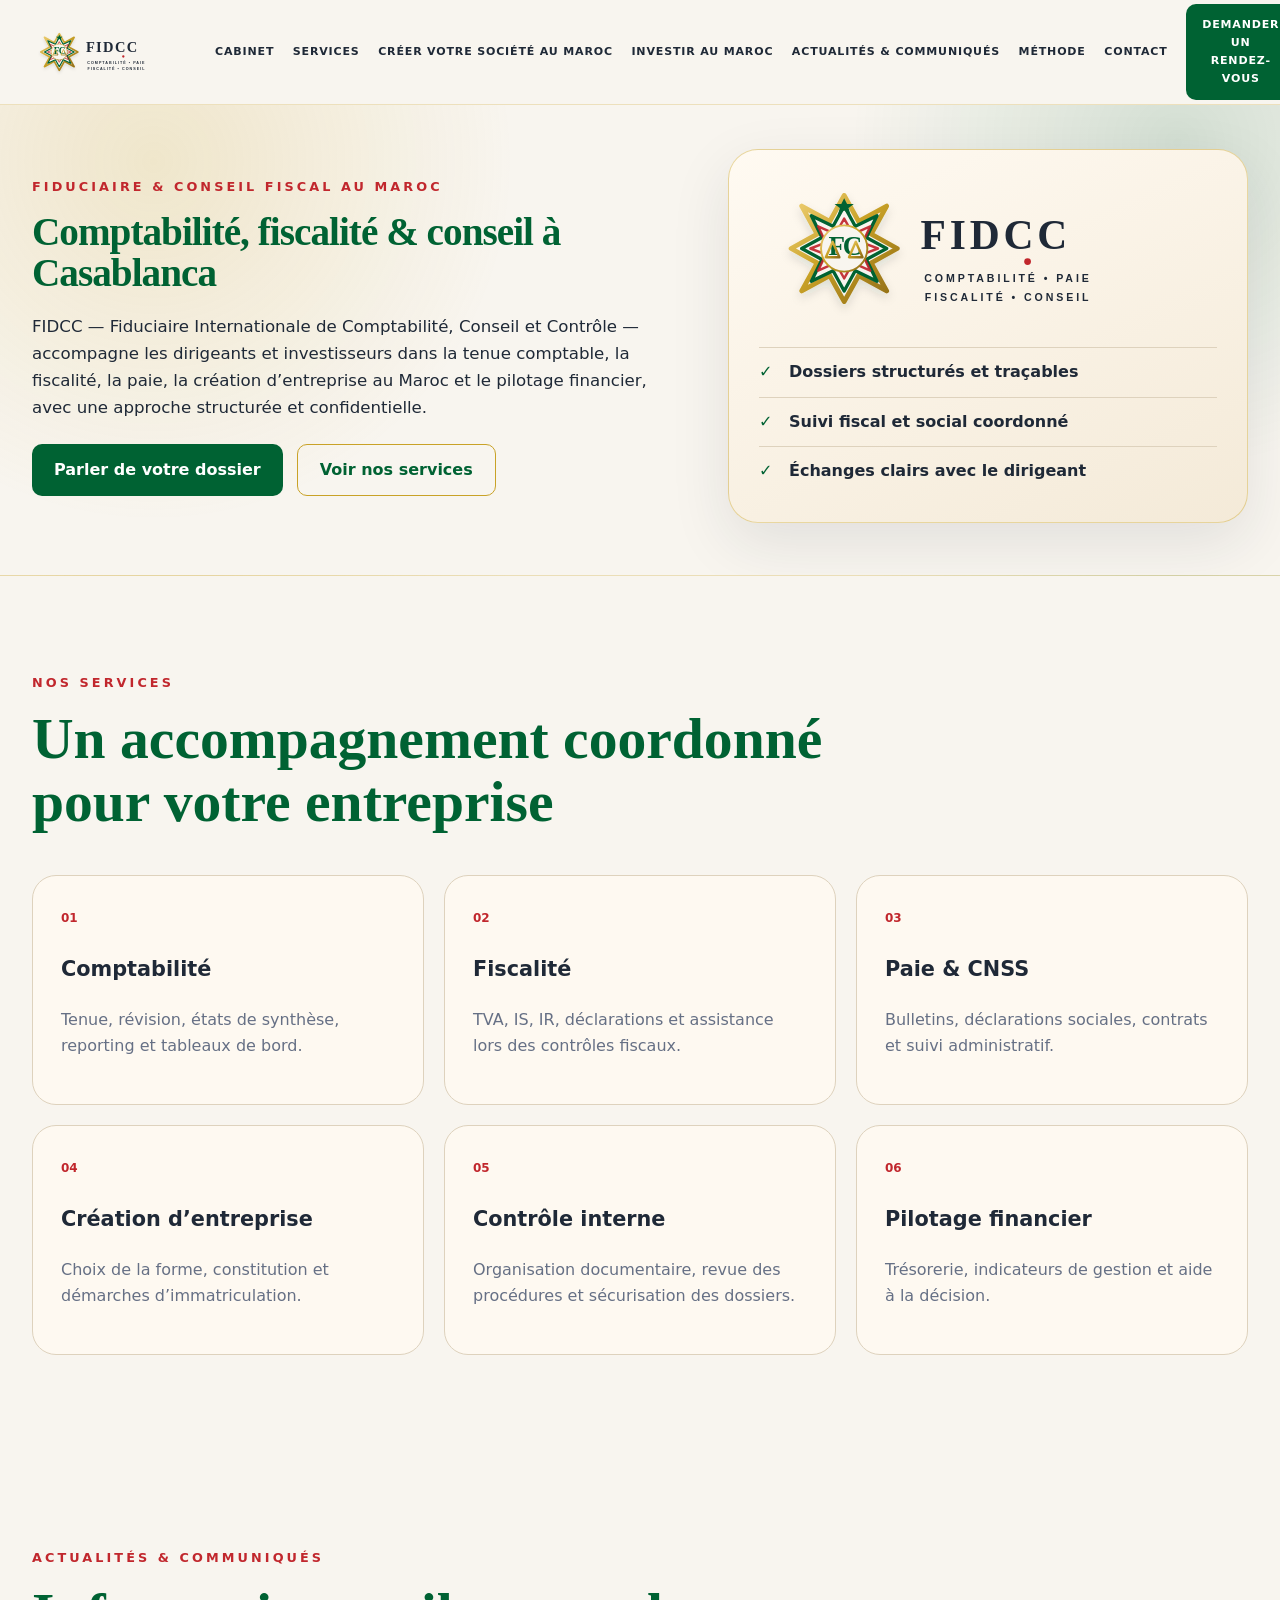
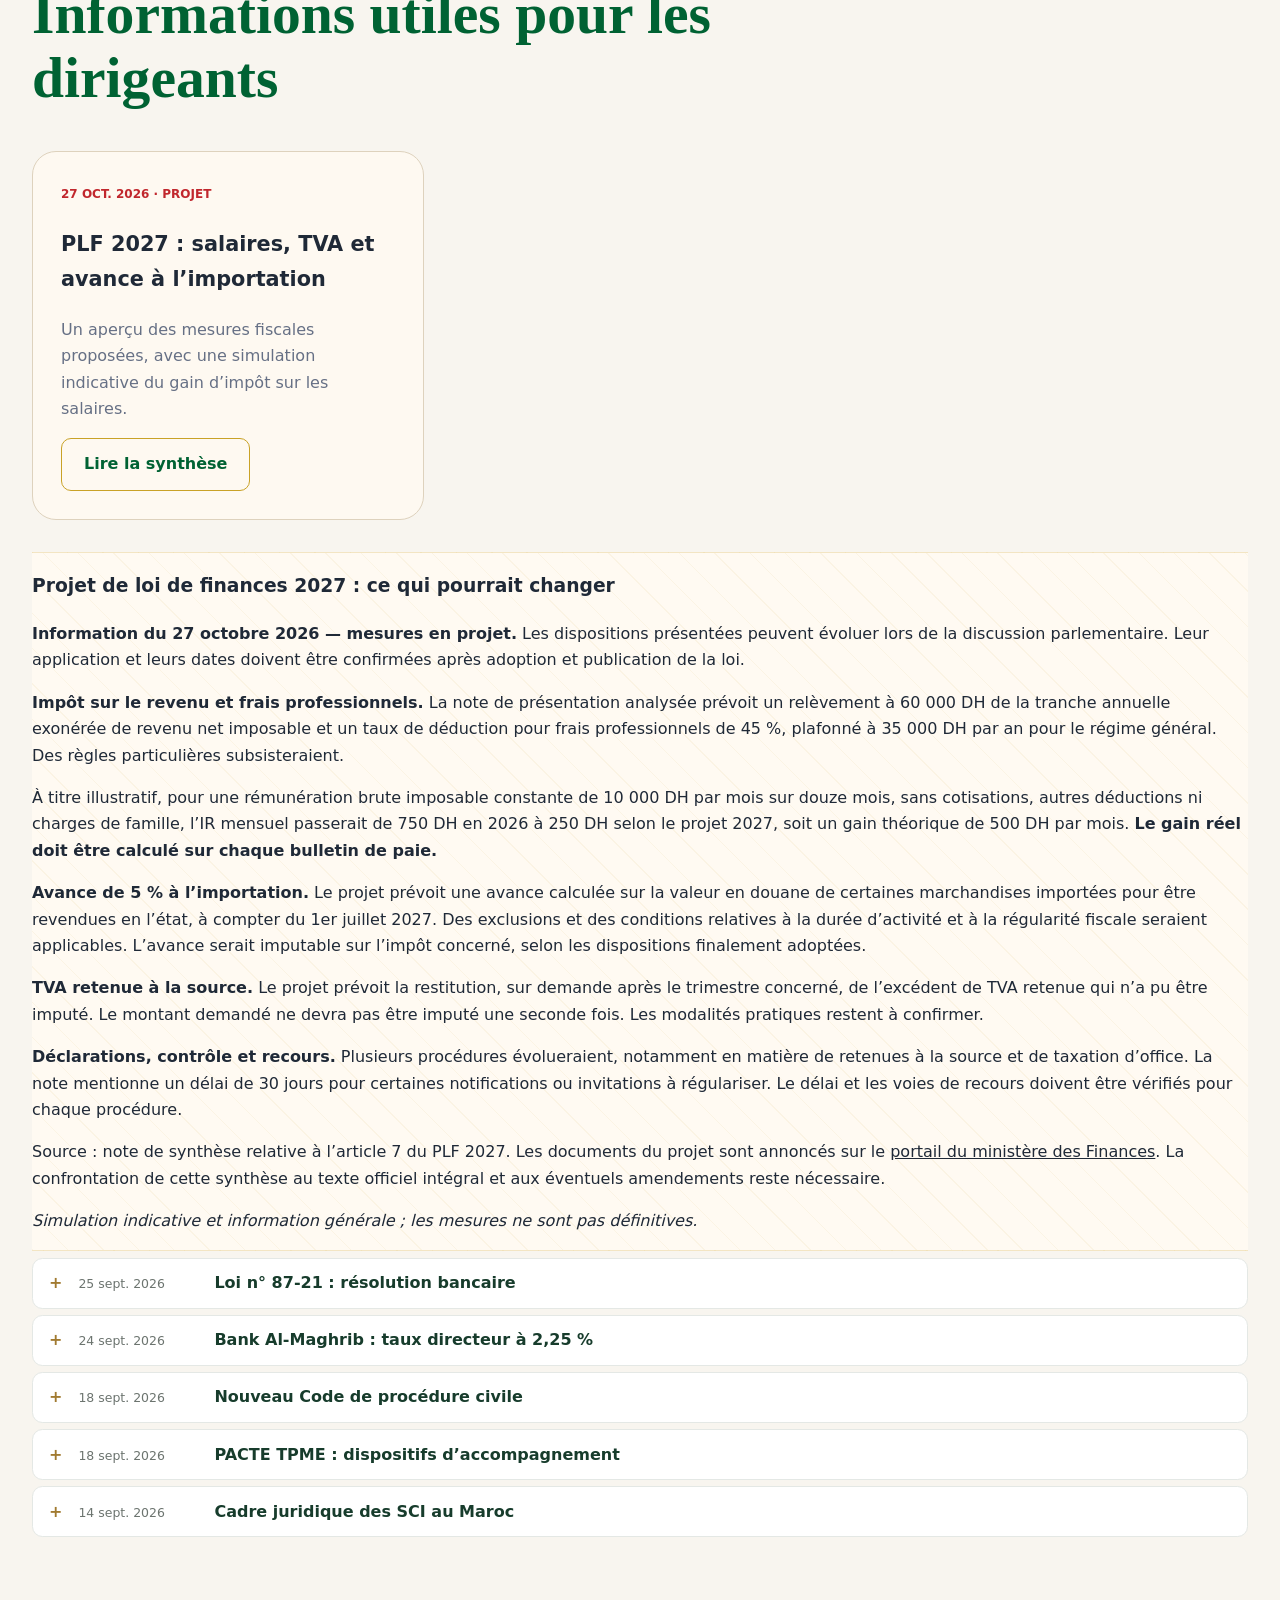
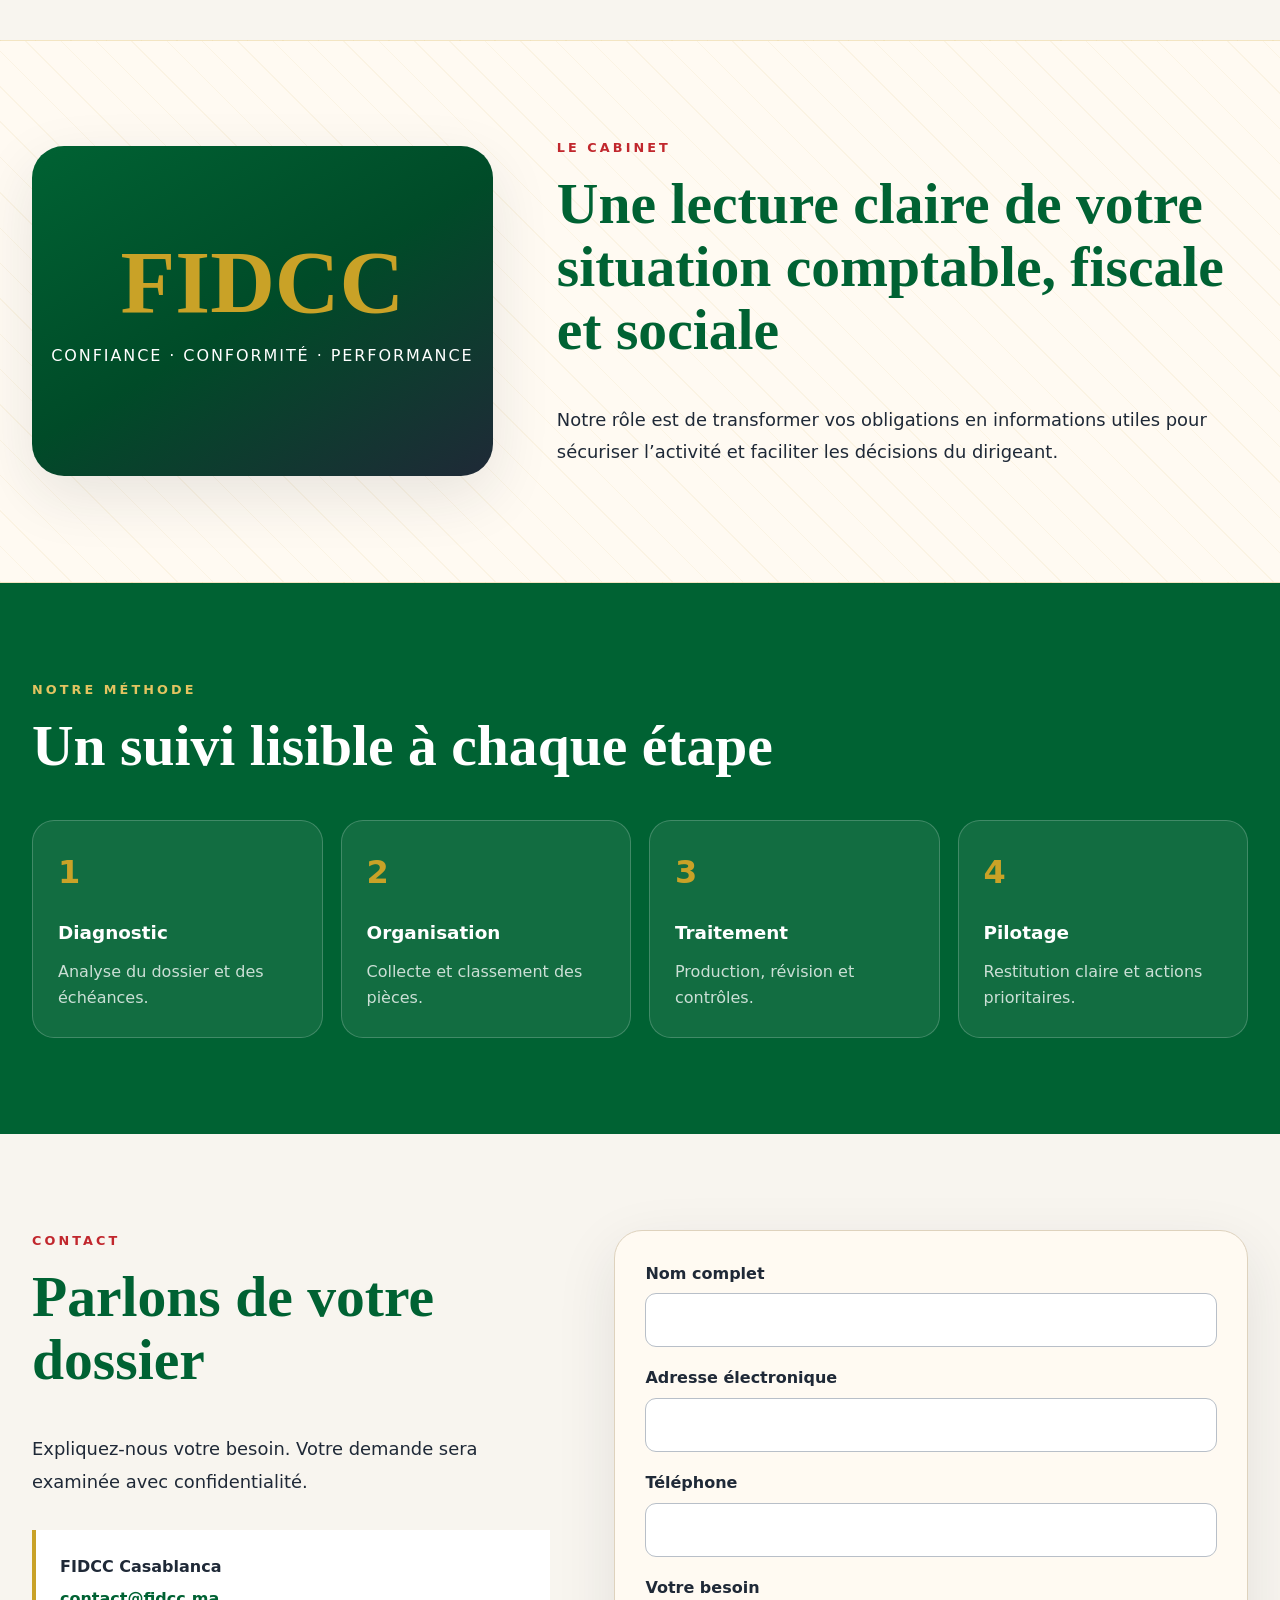
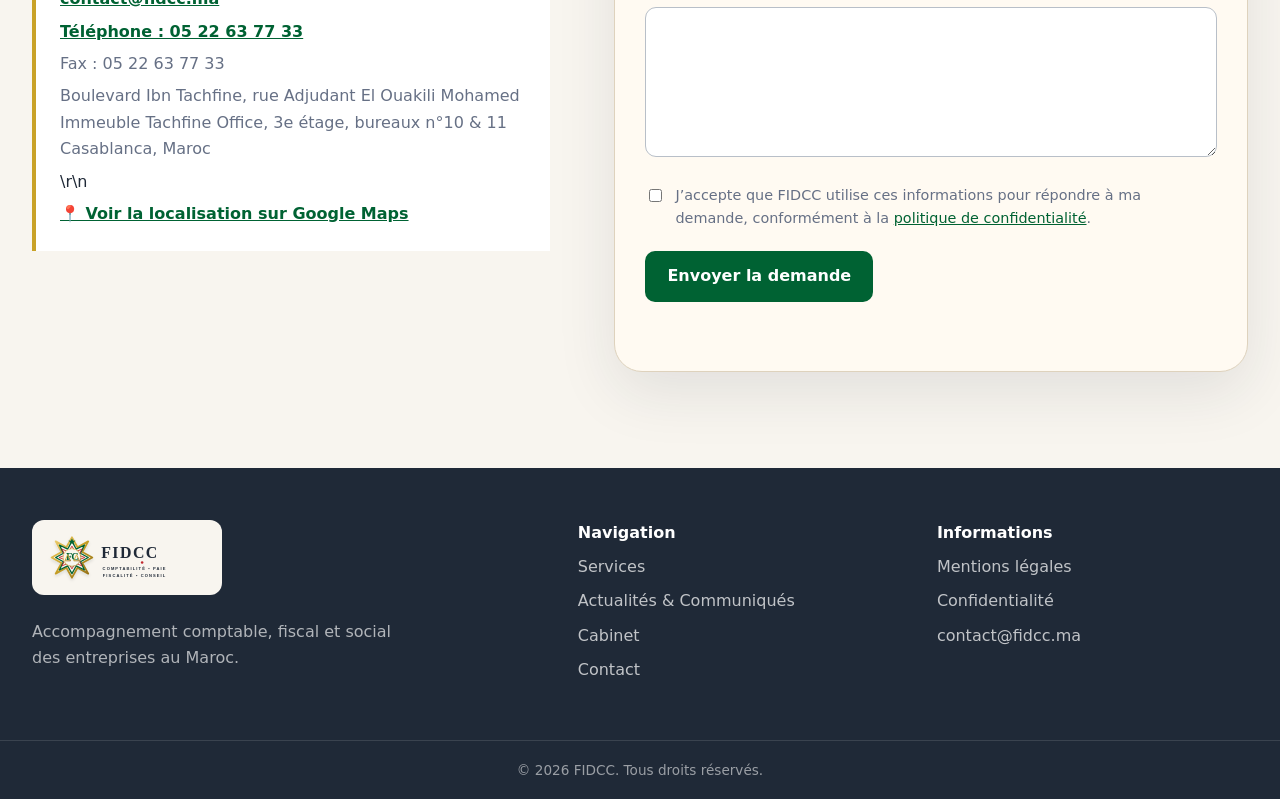
<file: index.html>
<!doctype html>
<html lang="fr-MA">
<head>
  <meta charset="utf-8">
  <meta name="viewport" content="width=device-width,initial-scale=1">
  <title>FIDCC Casablanca | Comptabilité, fiscalité & création d’entreprise au Maroc</title>
  <meta name="description" content="FIDCC, Fiduciaire Internationale de Comptabilité, Conseil et Contrôle à Casablanca, accompagne les entreprises en comptabilité, fiscalité, paie, CNSS et création de société au Maroc.">
  <meta name="robots" content="index,follow">
  <meta name="theme-color" content="#006233">
  <meta property="og:type" content="website">
  <meta property="og:locale" content="fr_MA">
  <meta property="og:site_name" content="FIDCC">
  <meta property="og:title" content="FIDCC Casablanca | Comptabilité, fiscalité & création d’entreprise au Maroc">
  <meta property="og:description" content="Cabinet FIDCC à Casablanca : comptabilité, fiscalité, paie, CNSS, conseil et accompagnement à la création de société au Maroc.">
  <meta property="og:url" content="https://fidcc.ma/">
  <link rel="canonical" href="https://fidcc.ma/">
  <link rel="icon" href="assets/logo-fidcc.svg?v=2" type="image/svg+xml">
  <link rel="stylesheet" href="assets/styles.css?v=9bd618c8">

  <script type="application/ld+json">
  {
    "@context":"https://schema.org",
    "@type":"AccountingService",
    "name":"FIDCC",
    "legalName":"Fiduciaire Internationale de Comptabilité, Conseil et Contrôle",
    "url":"https://fidcc.ma",
    "email":"contact@fidcc.ma",
    "telephone":"+212522637733",
    "faxNumber":"+212522637733",
    "address":{
      "@type":"PostalAddress",
      "streetAddress":"Boulevard Ibn Tachfine, rue Adjudant El Ouakili Mohamed, immeuble Tachfine Office, 3e étage, bureaux n°10 & 11",
      "addressLocality":"Casablanca",
      "addressCountry":"MA"
    },
    "areaServed":{"@type":"Country","name":"Maroc"},
    "knowsAbout":["Comptabilité","Fiscalité marocaine","Paie et CNSS","Création d’entreprise au Maroc","Pilotage financier"],
    "description":"Accompagnement comptable, fiscal, social et administratif des entreprises au Maroc."
  }
  </script>
  <style>
    .news-archive { margin: .4rem 0; border: 1px solid #e4e8e5; border-radius: .65rem; background: #fff; }
    .news-archive summary { cursor: pointer; display: flex; align-items: baseline; gap: 1rem; padding: .7rem 1rem; color: #173c2c; }
    .news-archive summary::before { content: "+"; font-weight: 700; color: #a17a30; }
    .news-archive[open] summary::before { content: "−"; }
    .news-date { flex: 0 0 7.5rem; font-size: .78rem; color: #6c746f; }
    .news-detail { padding: 0 1rem 1rem; }
    .news-detail h3 { font-size: 1.2rem; }
    @media (max-width: 600px) { .news-archive summary { flex-wrap: wrap; gap: .3rem .6rem; } .news-date { flex-basis: 6.7rem; } }
  </style>
</head>

<body>
  <a class="skip-link" href="#contenu">Aller au contenu</a>

  <header class="site-header">
    <div class="container header-inner">
      <a class="brand" href="#accueil" aria-label="FIDCC — Accueil">
        <img src="assets/logo-fidcc.svg?v=2" alt="FIDCC" width="230" height="75">
      </a>

      <button class="menu-toggle" type="button" aria-expanded="false" aria-controls="main-nav">
        <span class="sr-only">Ouvrir le menu</span>
        <span></span><span></span><span></span>
      </button>

      <nav id="main-nav" class="main-nav" aria-label="Navigation principale">
        <a href="#cabinet">Cabinet</a>
        <a href="#services">Services</a>
        <a href="creer-societe-maroc.html">Créer votre société au Maroc</a>
        <a href="investir-au-maroc.html">Investir au Maroc</a>
        <a href="#actualites">Actualités & Communiqués</a>
        <a href="#methode">Méthode</a>
        <a href="#contact">Contact</a>
        <a class="nav-cta" href="#contact">Demander un rendez-vous</a>
      </nav>
    </div>
  </header>

  <main id="contenu">

    <section id="accueil" class="hero">
      <div class="container hero-grid">
        <div>
          <p class="eyebrow">Fiduciaire & conseil fiscal au Maroc</p>
          <h1>Comptabilité, fiscalité &amp; conseil à Casablanca</h1>
          <p class="lead">
            FIDCC — Fiduciaire Internationale de Comptabilité, Conseil et Contrôle — accompagne les dirigeants et investisseurs dans la tenue comptable, la fiscalité,
            la paie, la création d’entreprise au Maroc et le pilotage financier,
            avec une approche structurée et confidentielle.
          </p>

          <div class="actions">
            <a class="btn btn-primary" href="#contact">Parler de votre dossier</a>
            <a class="btn btn-secondary" href="#services">Voir nos services</a>
          </div>
        </div>

        <aside class="hero-card" aria-label="Engagements FIDCC">
          <img src="assets/logo-fidcc.svg?v=2" alt="" width="500" height="165">
          <ul>
            <li>Dossiers structurés et traçables</li>
            <li>Suivi fiscal et social coordonné</li>
            <li>Échanges clairs avec le dirigeant</li>
          </ul>
        </aside>
      </div>
    </section>

    <section id="services" class="section">
      <div class="container">
        <p class="section-kicker">Nos services</p>
        <h2>Un accompagnement coordonné pour votre entreprise</h2>

        <div class="service-grid">
          <article>
            <span>01</span>
            <h3>Comptabilité</h3>
            <p>Tenue, révision, états de synthèse, reporting et tableaux de bord.</p>
          </article>

          <article>
            <span>02</span>
            <h3>Fiscalité</h3>
            <p>TVA, IS, IR, déclarations et assistance lors des contrôles fiscaux.</p>
          </article>

          <article>
            <span>03</span>
            <h3>Paie & CNSS</h3>
            <p>Bulletins, déclarations sociales, contrats et suivi administratif.</p>
          </article>

          <article>
            <span>04</span>
            <h3>Création d’entreprise</h3>
            <p>Choix de la forme, constitution et démarches d’immatriculation.</p>
          </article>

          <article>
            <span>05</span>
            <h3>Contrôle interne</h3>
            <p>Organisation documentaire, revue des procédures et sécurisation des dossiers.</p>
          </article>

          <article>
            <span>06</span>
            <h3>Pilotage financier</h3>
            <p>Trésorerie, indicateurs de gestion et aide à la décision.</p>
          </article>
        </div>
      </div>
    </section>

    <section id="actualites" class="section">
      <div class="container">
        <p class="section-kicker">Actualités & Communiqués</p>
        <h2>Informations utiles pour les dirigeants</h2>

        <div class="service-grid">
          <article>
            <span>27 OCT. 2026 · PROJET</span>
            <h3>PLF 2027 : salaires, TVA et avance à l’importation</h3>
            <p>Un aperçu des mesures fiscales proposées, avec une simulation indicative du gain d’impôt sur les salaires.</p>
            <a class="btn btn-secondary" href="#communique-plf-2027">Lire la synthèse</a>
          </article>
        </div>

        <article id="communique-plf-2027" class="cabinet-section" style="margin-top:2rem;">
          <h3>Projet de loi de finances 2027 : ce qui pourrait changer</h3>
          <p><strong>Information du 27 octobre 2026 — mesures en projet.</strong> Les dispositions présentées peuvent évoluer lors de la discussion parlementaire. Leur application et leurs dates doivent être confirmées après adoption et publication de la loi.</p>
          <p><strong>Impôt sur le revenu et frais professionnels.</strong> La note de présentation analysée prévoit un relèvement à 60 000 DH de la tranche annuelle exonérée de revenu net imposable et un taux de déduction pour frais professionnels de 45 %, plafonné à 35 000 DH par an pour le régime général. Des règles particulières subsisteraient.</p>
          <p>À titre illustratif, pour une rémunération brute imposable constante de 10 000 DH par mois sur douze mois, sans cotisations, autres déductions ni charges de famille, l’IR mensuel passerait de 750 DH en 2026 à 250 DH selon le projet 2027, soit un gain théorique de 500 DH par mois. <strong>Le gain réel doit être calculé sur chaque bulletin de paie.</strong></p>
          <p><strong>Avance de 5 % à l’importation.</strong> Le projet prévoit une avance calculée sur la valeur en douane de certaines marchandises importées pour être revendues en l’état, à compter du 1er juillet 2027. Des exclusions et des conditions relatives à la durée d’activité et à la régularité fiscale seraient applicables. L’avance serait imputable sur l’impôt concerné, selon les dispositions finalement adoptées.</p>
          <p><strong>TVA retenue à la source.</strong> Le projet prévoit la restitution, sur demande après le trimestre concerné, de l’excédent de TVA retenue qui n’a pu être imputé. Le montant demandé ne devra pas être imputé une seconde fois. Les modalités pratiques restent à confirmer.</p>
          <p><strong>Déclarations, contrôle et recours.</strong> Plusieurs procédures évolueraient, notamment en matière de retenues à la source et de taxation d’office. La note mentionne un délai de 30 jours pour certaines notifications ou invitations à régulariser. Le délai et les voies de recours doivent être vérifiés pour chaque procédure.</p>
          <p>Source : note de synthèse relative à l’article 7 du PLF 2027. Les documents du projet sont annoncés sur le <a href="https://www.finances.gov.ma/fr/vous-orientez/Pages/plf2027.aspx" target="_blank" rel="noopener noreferrer">portail du ministère des Finances</a>. La confrontation de cette synthèse au texte officiel intégral et aux éventuels amendements reste nécessaire.</p>
          <p><em>Simulation indicative et information générale ; les mesures ne sont pas définitives.</em></p>
        </article>

        <details id="communique-loi-87-21-resolution-bancaire" class="news-archive">
          <summary><span class="news-date">25 sept. 2026</span><strong>Loi n° 87-21 : résolution bancaire</strong></summary>
          <div class="news-detail">
          <h3>Loi n° 87-21 : renforcement du dispositif de prévention et de résolution des crises bancaires</h3>
          <p><strong>Actualité du 25 septembre 2026.</strong> La loi n° <strong>87-21</strong>, promulguée par le dahir n° <strong>1-26-65 du 28 juillet 2026</strong>, a été publiée au <strong>Bulletin officiel, édition arabe, n° 7533 du 10 août 2026</strong>. Elle modifie et complète la loi n° 103-12 relative aux établissements de crédit et organismes assimilés ainsi que la loi n° 40-17 portant statut de Bank Al-Maghrib.</p>
          <p>Cette réforme met en place un cadre spécifique pour prévenir et traiter les difficultés des établissements de crédit, en complément des mécanismes judiciaires de droit commun.</p>
          <p><strong>Principales mesures :</strong> renforcement de la surveillance macroprudentielle et des pouvoirs d’intervention précoce de Bank Al-Maghrib ; obligation de plans préventifs de redressement pour certains établissements ; création d’une Instance de résolution ; mise en place d’outils de résolution tels que la cession d’activités, l’établissement-relais et la structure de gestion d’actifs ; extension du rôle du Fonds collectif de garantie des dépôts au financement de la résolution.</p>
          <p><strong>Protection financière :</strong> le nouveau dispositif vise à préserver la continuité des fonctions bancaires essentielles, protéger les dépôts garantis, limiter les risques systémiques et réduire le recours aux deniers publics en cas de crise bancaire.</p>
          <p><strong>Pour les entreprises :</strong> la réforme ne modifie pas directement les obligations comptables ou fiscales courantes. Elle renforce toutefois le cadre de stabilité du secteur bancaire, la protection des déposants et la gestion des risques susceptibles d’affecter les financements et la trésorerie.</p>
          <p>Source juridique : loi n° 87-21 publiée au Bulletin officiel, édition arabe, n° 7533 du 10 août 2026.</p>
          <p><em>Information générale à apprécier au regard des textes réglementaires d’application et de la situation de chaque établissement ou entreprise.</em></p>
        
          </div>
        </details>

        <details id="communique-taux-directeur-septembre-2026" class="news-archive">
          <summary><span class="news-date">24 sept. 2026</span><strong>Bank Al-Maghrib : taux directeur à 2,25 %</strong></summary>
          <div class="news-detail">
          <h3>Bank Al-Maghrib : taux directeur maintenu à 2,25 %</h3>
          <p><strong>Actualité du 24 septembre 2026.</strong> Réuni le 22 septembre 2026, le Conseil de Bank Al-Maghrib a décidé de maintenir le taux directeur à <strong>2,25 %</strong>.</p>
          <p><strong>Pour les entreprises :</strong> cette décision ne garantit pas des conditions de crédit identiques pour tous. Les taux et modalités de financement dépendent aussi des contrats bancaires et du profil de l’emprunteur. Il est utile d’actualiser les prévisions de trésorerie et de suivre les échéances clients et fournisseurs.</p>
          <p>En matière de délais de paiement, la réglementation marocaine prévoit une <strong>amende pécuniaire</strong> calculée en référence au taux directeur de Bank Al-Maghrib à la fin du premier mois de retard, avec une majoration de 0,85 % par mois ou fraction de mois supplémentaire. Ce mécanisme légal se distingue des intérêts ou pénalités prévus dans les contrats commerciaux. Son application dépend des opérations et des règles en vigueur.</p>
          <p><strong>Conseil FIDCC :</strong> documenter les dates de facturation et de règlement, rapprocher régulièrement les soldes clients et anticiper les retards susceptibles d’affecter la trésorerie ou les obligations déclaratives.</p>
          <p>Sources : <a href="https://www.bkam.ma/Politique-monetaire/Cadre-strategique/Decision-de-la-politique-monetaire/Communiques-de-presse" target="_blank" rel="noopener noreferrer">Bank Al-Maghrib</a> ; <a href="https://www.finances.gov.ma/Publication/depp/2023/note-circulaire734.pdf" target="_blank" rel="noopener noreferrer">note circulaire n° 734 du ministère des Finances</a>.</p>
          <p><em>Information générale à apprécier selon la situation de chaque entreprise.</em></p>
        
          </div>
        </details>

        <details id="communique-procedure-civile" class="news-archive">
          <summary><span class="news-date">18 sept. 2026</span><strong>Nouveau Code de procédure civile</strong></summary>
          <div class="news-detail">
          <h3>Nouveau Code de procédure civile au Maroc : ce qui change pour les entreprises</h3>

          <p>La loi n° <strong>58-25 relative à la procédure civile</strong>, promulguée par le dahir n° 1-26-07 et publiée au Bulletin officiel n° 7485, introduit une réforme importante du fonctionnement de la justice civile au Maroc.</p>

          <p>Pour les dirigeants d’entreprise, plusieurs évolutions méritent une attention particulière : développement des procédures électroniques, nouvelles règles de notification, organisation plus active de l’instruction des dossiers, renforcement des mécanismes d’exécution des décisions et clarification de certaines règles de compétence juridictionnelle.</p>

          <p>La réforme donne également une place accrue à la <strong>conciliation et à la médiation</strong>, tandis que la transformation numérique doit progressivement permettre le dépôt électronique de certains actes et un meilleur suivi des procédures.</p>

          <p><strong>À retenir pour les entreprises :</strong> cette réforme peut avoir des conséquences pratiques sur le recouvrement des créances, les contentieux commerciaux, les notifications, l’exécution des jugements et plus généralement la gestion des dossiers judiciaires. Certaines mesures numériques restent toutefois liées à leur mise en œuvre technique et réglementaire.</p>

          <p>FIDCC recommande aux dirigeants de revoir leurs procédures internes de suivi des contentieux, leurs coordonnées contractuelles et le traitement des dossiers de recouvrement avec leurs conseils juridiques.</p>

          <p><em>Information à caractère général, ne constituant pas une consultation juridique.</em></p>
        
          </div>
        </details>

        <details id="communique-pacte-tpme" class="news-archive">
          <summary><span class="news-date">18 sept. 2026</span><strong>PACTE TPME : dispositifs d’accompagnement</strong></summary>
          <div class="news-detail">
          <h3>PACTE TPME – Les 8 dispositifs d’accompagnement Maroc PME</h3>

          <p><strong>PACT’SCALE UP</strong> accompagne les entreprises à fort potentiel de croissance à travers un diagnostic 360° et un plan d’accélération personnalisé. La contribution de Maroc PME peut atteindre 80 % du coût, dans la limite de 2 MDH par bénéficiaire.</p>

          <p><strong>PACT’DECARBONATION/EAU</strong> couvre notamment les diagnostics eau, énergie et environnement, la réduction de l’empreinte carbone et l’optimisation des consommations. Contribution : 80 %, plafonnée à 500 KDH, hors équipements.</p>

          <p><strong>PACT’QUALITÉ</strong> soutient les démarches de conformité, certification et labellisation. Contribution : 80 % du diagnostic et de la mise en œuvre, hors coûts de certification, plafonnée à 300 KDH.</p>

          <p><strong>PACT’PERFORMANCE</strong> vise la productivité, le développement des marchés, la transformation digitale et l’intégration de l’intelligence artificielle. Contribution : 80 %, plafonnée à 500 KDH.</p>

          <p><strong>PACT’TRANSMISSION</strong> accompagne la transmission d’entreprise sur les volets organisationnels, juridiques, fiscaux et humains. Contribution : 80 %, plafonnée à 500 KDH.</p>

          <p><strong>PACT’RESTRUCTURATION</strong> accompagne les entreprises dans l’élaboration et le déploiement d’un plan de retournement ou de restructuration. Contribution : 80 %, plafonnée à 1 MDH.</p>

          <p><strong>PACT’ORGANISATION</strong> soutient la mise à niveau des pratiques managériales, ESG, qualité/HSE, administratives, financières et digitales. Contribution : 100 %, plafonnée à 150 KDH.</p>

          <p><strong>PACT’GESTION</strong> vise la structuration des processus, l’efficacité opérationnelle et l’intégration dans les chaînes de valeur. Contribution : 100 %, plafonnée à 200 KDH.</p>

          <p><strong>Éligibilité générale :</strong> les dispositifs concernent notamment les entreprises marocaines de droit privé répondant aux critères de Maroc PME, avec un chiffre d’affaires annuel hors taxes généralement inférieur ou égal à 200 MDH et des règles spécifiques concernant les filiales, groupes, coopératives et projets en amorçage selon le dispositif.</p>

          <p>Les conditions définitives d’éligibilité, les dépenses prises en charge et les modalités de candidature doivent être vérifiées auprès de Maroc PME pour chaque dispositif.</p>
        
          </div>
        </details>

        <details id="communique-sci" class="news-archive">
          <summary><span class="news-date">14 sept. 2026</span><strong>Cadre juridique des SCI au Maroc</strong></summary>
          <div class="news-detail">
          <h3>Les principales règles à retenir</h3>

          <p>
            La SCI doit être constituée par un contrat écrit, signé et légalisé,
            comportant notamment l’identité des associés, l’objet social, le siège,
            le capital, la durée et l’identité du gérant.
          </p>

          <p>
            Elle acquiert la personnalité morale à compter de son inscription
            au registre des sociétés civiles immobilières.
          </p>

          <p>
            Une SCI exerçant habituellement une activité commerciale peut être
            contrainte de se transformer en société commerciale.
          </p>

          <p>
            Cette présentation est informative et ne remplace pas une consultation
            juridique personnalisée.
          </p>
        
          </div>
        </details>
      </div>
    </section>

    <section id="cabinet" class="section cabinet-section">
      <div class="container two-col">
        <div class="identity-card">
          <strong>FIDCC</strong>
          <p>Confiance · Conformité · Performance</p>
        </div>

        <div>
          <p class="section-kicker">Le cabinet</p>
          <h2>Une lecture claire de votre situation comptable, fiscale et sociale</h2>
          <p class="lead compact">
            Notre rôle est de transformer vos obligations en informations utiles
            pour sécuriser l’activité et faciliter les décisions du dirigeant.
          </p>
        </div>
      </div>
    </section>

    <section id="methode" class="section method-section">
      <div class="container">
        <p class="section-kicker light">Notre méthode</p>
        <h2>Un suivi lisible à chaque étape</h2>

        <ol class="method-grid">
          <li>
            <b>1</b>
            <strong>Diagnostic</strong>
            <span>Analyse du dossier et des échéances.</span>
          </li>

          <li>
            <b>2</b>
            <strong>Organisation</strong>
            <span>Collecte et classement des pièces.</span>
          </li>

          <li>
            <b>3</b>
            <strong>Traitement</strong>
            <span>Production, révision et contrôles.</span>
          </li>

          <li>
            <b>4</b>
            <strong>Pilotage</strong>
            <span>Restitution claire et actions prioritaires.</span>
          </li>
        </ol>
      </div>
    </section>

    <section id="contact" class="section contact-section">
      <div class="container contact-grid">
        <div>
          <p class="section-kicker">Contact</p>
          <h2>Parlons de votre dossier</h2>
          <p class="lead compact">
            Expliquez-nous votre besoin. Votre demande sera examinée avec confidentialité.
          </p>

          <div class="contact-card">
            <strong>FIDCC Casablanca</strong>
            <a href="mailto:contact@fidcc.ma">contact@fidcc.ma</a>
            <a href="tel:+212522637733">Téléphone : 05 22 63 77 33</a>
            <span>Fax : 05 22 63 77 33</span>
            <span>Boulevard Ibn Tachfine, rue Adjudant El Ouakili Mohamed<br>Immeuble Tachfine Office, 3e étage, bureaux n°10 &amp; 11<br>Casablanca, Maroc</span>\r\n            <a href="https://www.google.com/maps/search/?api=1&amp;query=33.5880376%2C-7.5863506" target="_blank" rel="noopener noreferrer">📍 Voir la localisation sur Google Maps</a>
          </div>
        </div>

        <form id="contact-form" action="contact.php" method="post" novalidate>
          <div class="field">
            <label for="name">Nom complet</label>
            <input id="name" name="name" autocomplete="name" minlength="2" maxlength="80" required>
          </div>

          <div class="field">
            <label for="email">Adresse électronique</label>
            <input id="email" name="email" type="email" autocomplete="email" maxlength="120" required>
          </div>

          <div class="field">
            <label for="phone">Téléphone</label>
            <input id="phone" name="phone" type="tel" autocomplete="tel" minlength="6" maxlength="30" required>
          </div>

          <div class="field">
            <label for="message">Votre besoin</label>
            <textarea id="message" name="message" minlength="10" maxlength="1500" required></textarea>
          </div>

          <div class="trap" aria-hidden="true">
            <label for="website">Site internet</label>
            <input id="website" name="website" tabindex="-1" autocomplete="off">
          </div>

          <label class="consent">
            <input name="privacy" type="checkbox" value="accepted" required>
            <span>
              J’accepte que FIDCC utilise ces informations pour répondre à ma demande,
              conformément à la
              <a href="confidentialite.html">politique de confidentialité</a>.
            </span>
          </label>

          <button class="btn btn-primary submit-btn" type="submit">
            Envoyer la demande
          </button>

          <p id="form-status" class="form-status" role="status" aria-live="polite"></p>
        </form>
      </div>
    </section>

  </main>

  <footer>
    <div class="container footer-grid">
      <div>
        <img src="assets/logo-fidcc.svg?v=2" alt="FIDCC" width="220" height="72">
        <p>Accompagnement comptable, fiscal et social des entreprises au Maroc.</p>
      </div>

      <div>
        <strong>Navigation</strong>
        <a href="#services">Services</a>
        <a href="#actualites">Actualités & Communiqués</a>
        <a href="#cabinet">Cabinet</a>
        <a href="#contact">Contact</a>
      </div>

      <div>
        <strong>Informations</strong>
        <a href="mentions-legales.html">Mentions légales</a>
        <a href="confidentialite.html">Confidentialité</a>
        <a href="mailto:contact@fidcc.ma">contact@fidcc.ma</a>
      </div>
    </div>

    <div class="copyright">
      © <span id="year"></span> FIDCC. Tous droits réservés.
    </div>
  </footer>

  <script src="assets/app.js" defer></script>
</body>
</html>
</file>
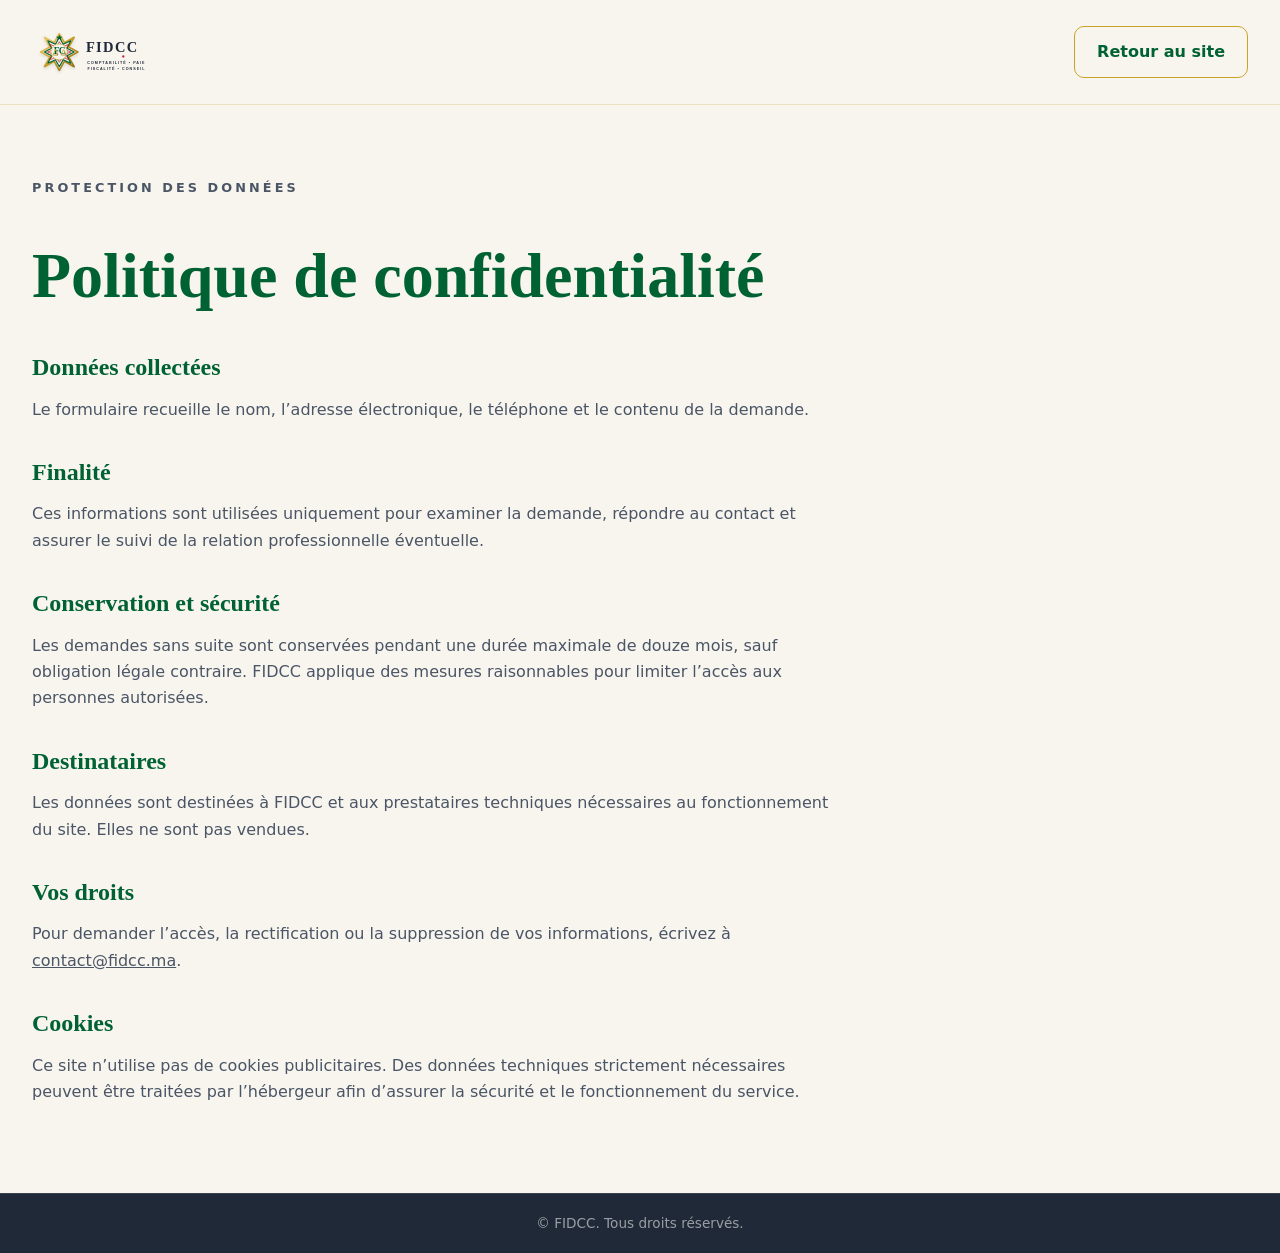
<file: confidentialite.html>
<!doctype html><html lang="fr-MA"><head><meta charset="utf-8"><meta name="viewport" content="width=device-width,initial-scale=1"><title>Confidentialité | FIDCC</title><meta name="robots" content="noindex"><link rel="icon" href="assets/logo-fidcc.svg?v=2" type="image/svg+xml"><link rel="stylesheet" href="assets/styles.css"></head><body><header class="site-header"><div class="container header-inner"><a class="brand" href="index.html"><img src="assets/logo-fidcc.svg?v=2" alt="FIDCC" width="230" height="75"></a><a class="btn btn-secondary" href="index.html">Retour au site</a></div></header><main class="legal-page"><div class="container"><p class="section-kicker">Protection des données</p><h1>Politique de confidentialité</h1><h2>Données collectées</h2><p>Le formulaire recueille le nom, l’adresse électronique, le téléphone et le contenu de la demande.</p><h2>Finalité</h2><p>Ces informations sont utilisées uniquement pour examiner la demande, répondre au contact et assurer le suivi de la relation professionnelle éventuelle.</p><h2>Conservation et sécurité</h2><p>Les demandes sans suite sont conservées pendant une durée maximale de douze mois, sauf obligation légale contraire. FIDCC applique des mesures raisonnables pour limiter l’accès aux personnes autorisées.</p><h2>Destinataires</h2><p>Les données sont destinées à FIDCC et aux prestataires techniques nécessaires au fonctionnement du site. Elles ne sont pas vendues.</p><h2>Vos droits</h2><p>Pour demander l’accès, la rectification ou la suppression de vos informations, écrivez à <a href="mailto:contact@fidcc.ma">contact@fidcc.ma</a>.</p><h2>Cookies</h2><p>Ce site n’utilise pas de cookies publicitaires. Des données techniques strictement nécessaires peuvent être traitées par l’hébergeur afin d’assurer la sécurité et le fonctionnement du service.</p></div></main><footer><div class="copyright">© FIDCC. Tous droits réservés.</div></footer></body></html>
</file>
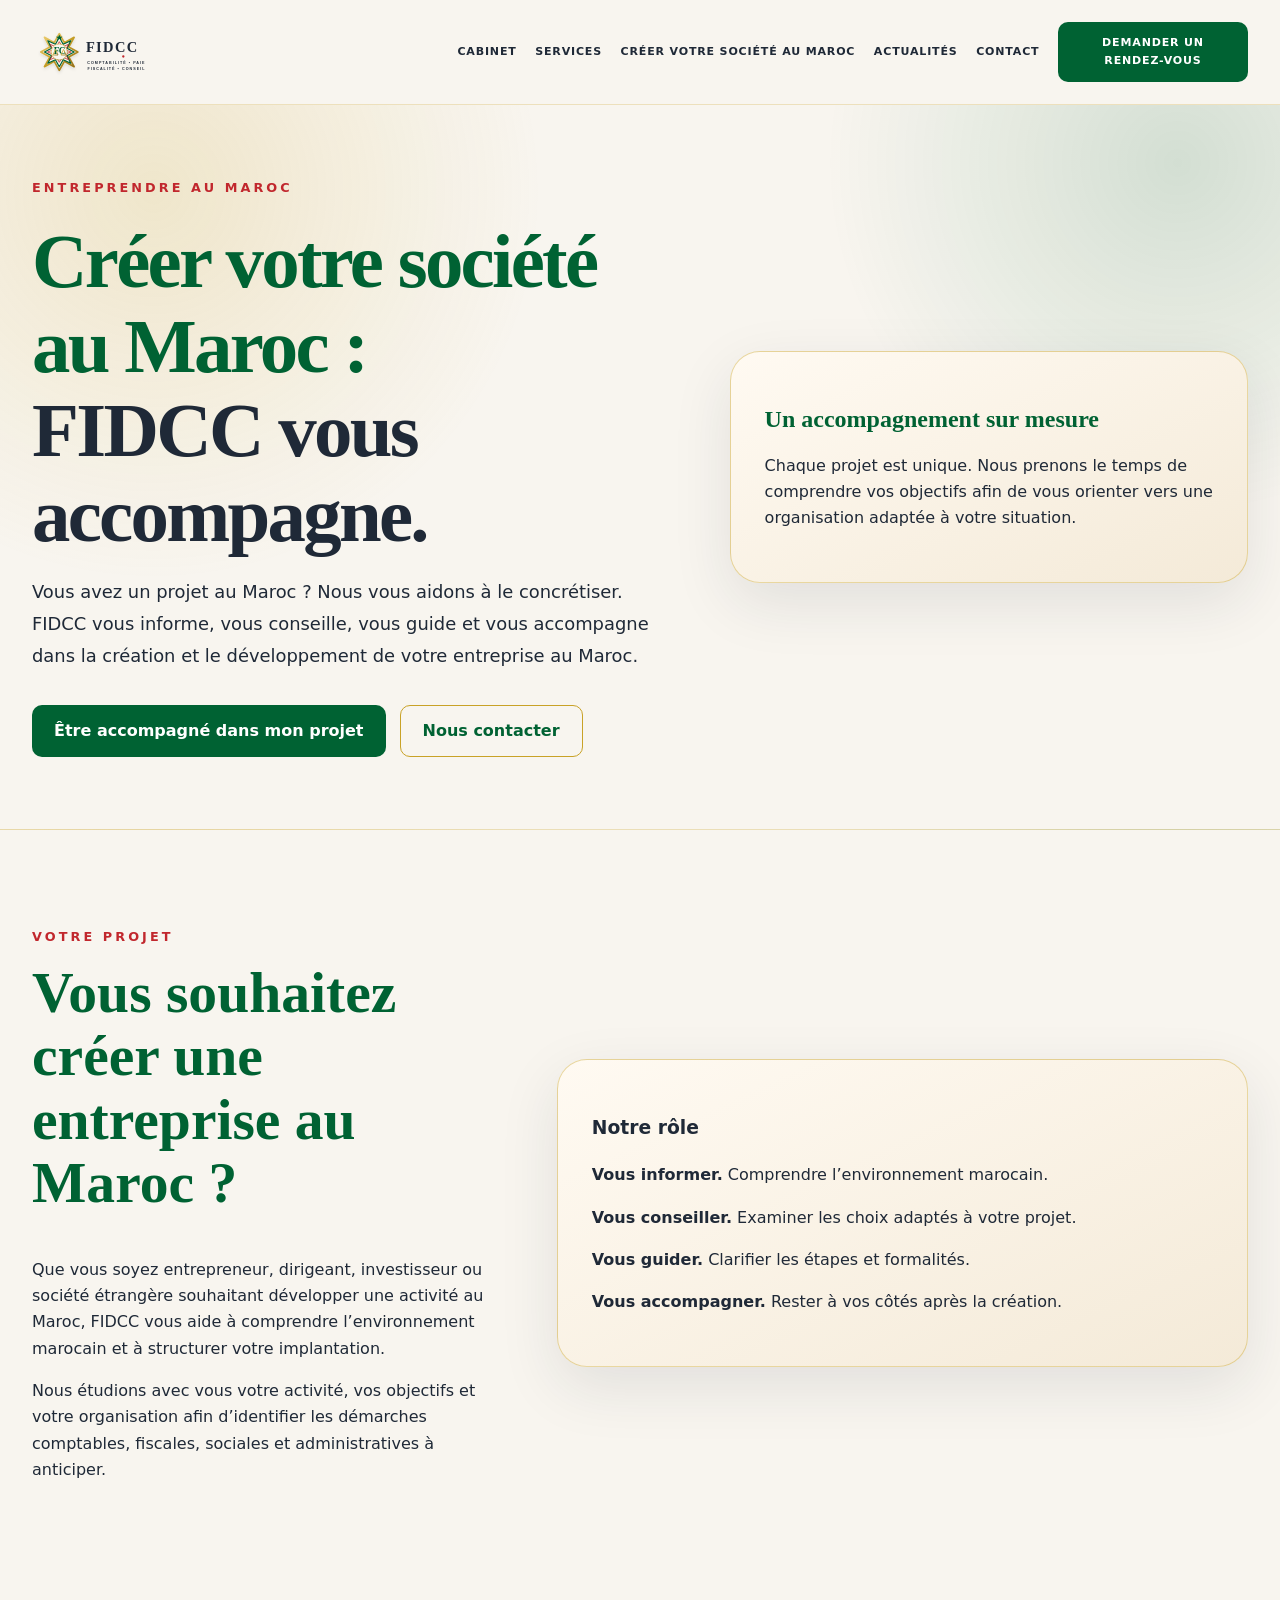
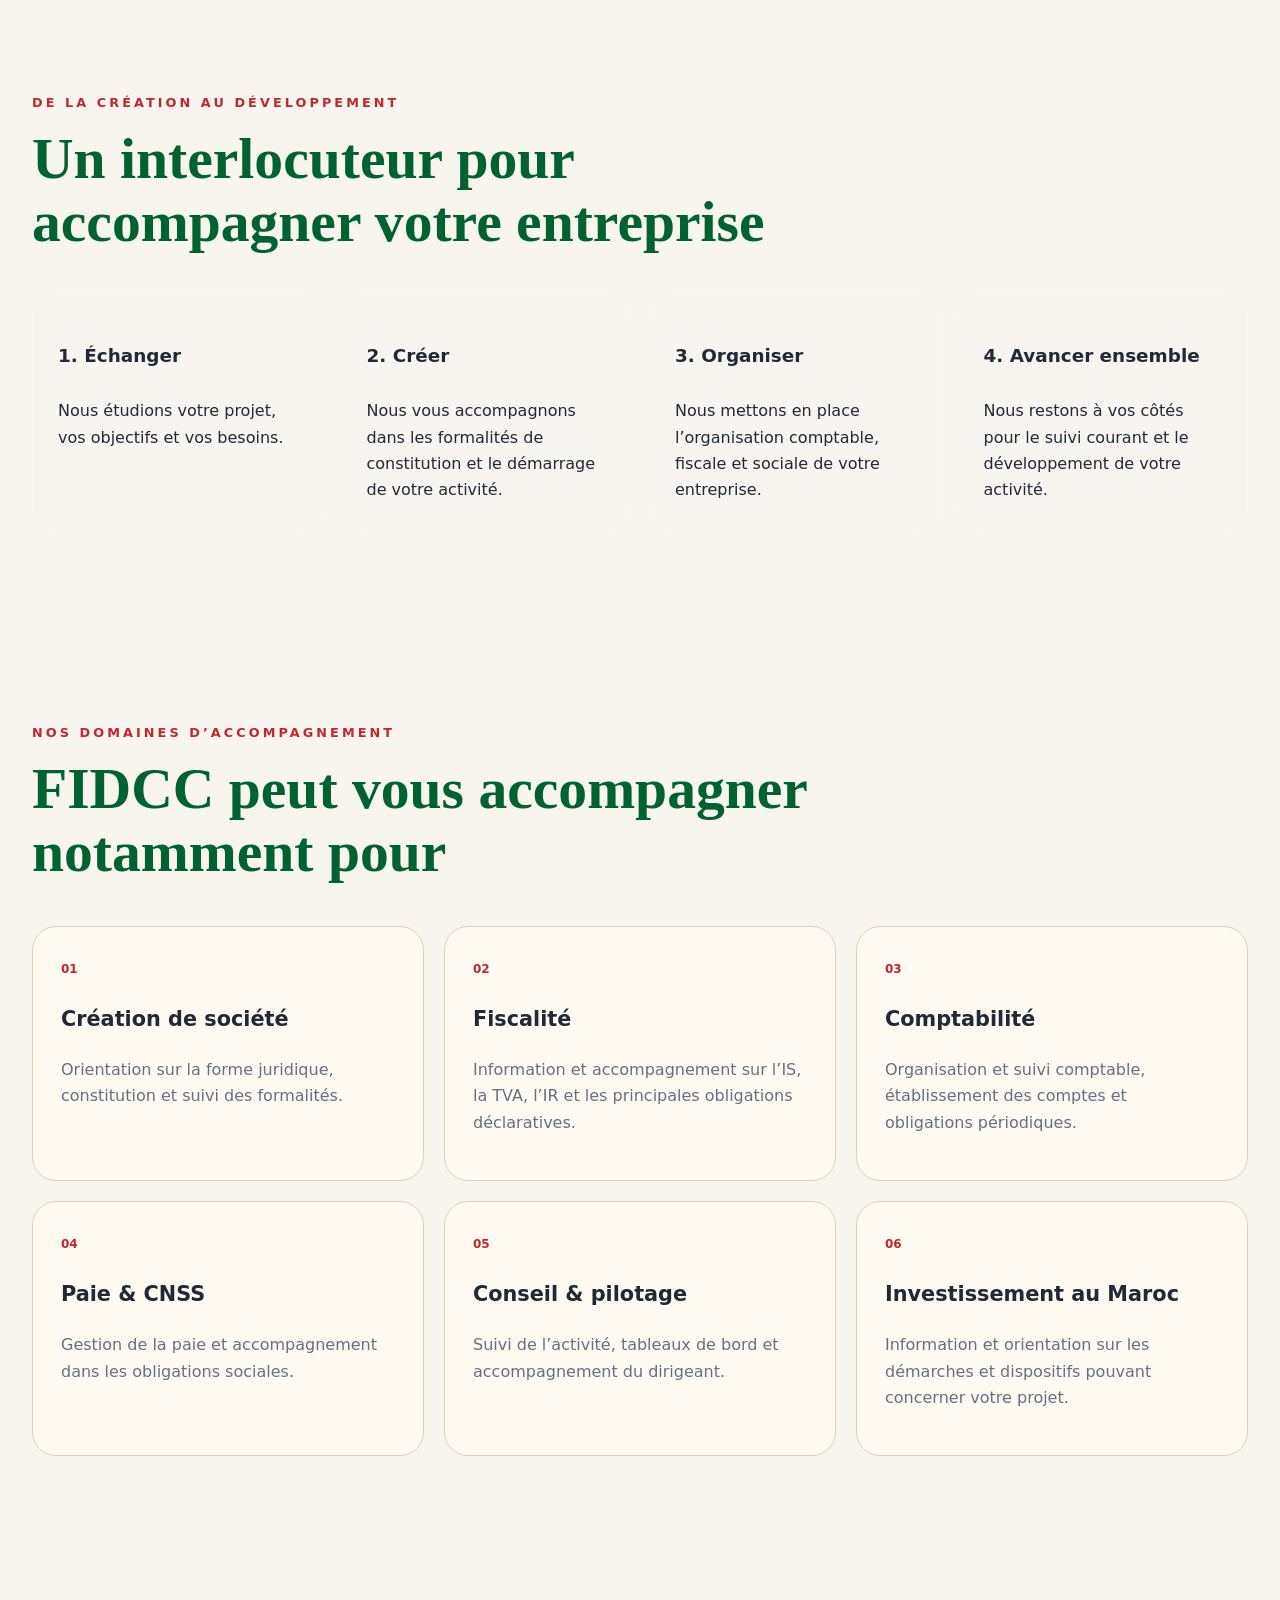
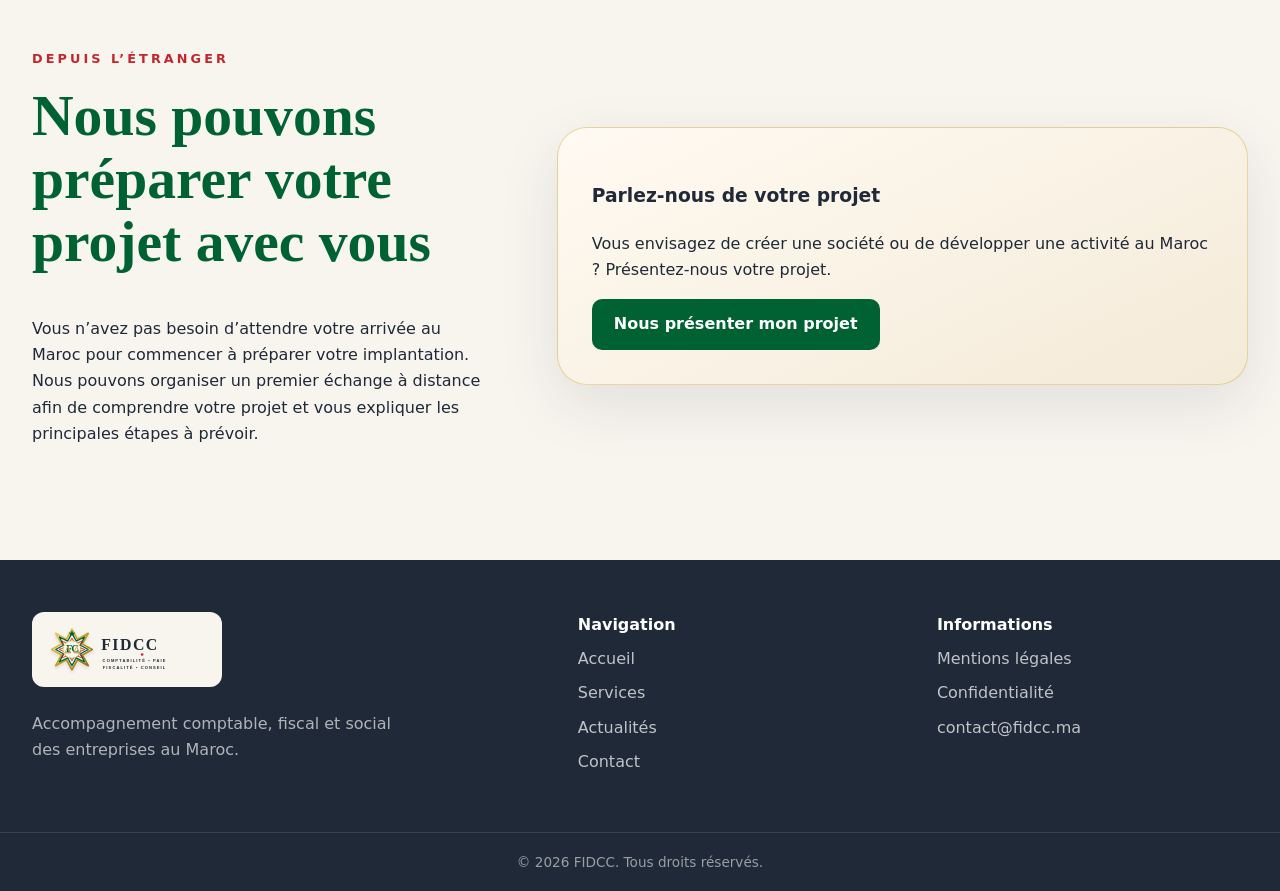
<file: creer-societe-maroc.html>
<!doctype html>
<html lang="fr-MA">
<head>
  <meta charset="utf-8">
  <meta name="viewport" content="width=device-width,initial-scale=1">
  <title>Créer une société au Maroc | Accompagnement – FIDCC</title>
  <meta name="description" content="Vous souhaitez créer une société au Maroc ? FIDCC vous informe, vous conseille, vous guide et vous accompagne dans la création, la comptabilité, la fiscalité, la paie et le suivi de votre entreprise.">
  <meta name="robots" content="index,follow">
  <meta name="theme-color" content="#006233">
  <link rel="canonical" href="https://fidcc.ma/creer-societe-maroc.html">
  <link rel="icon" href="assets/logo-fidcc.svg?v=2" type="image/svg+xml">
  <link rel="stylesheet" href="assets/styles.css">
</head>
<body>
  <a class="skip-link" href="#contenu">Aller au contenu</a>
  <header class="site-header">
    <div class="container header-inner">
      <a class="brand" href="index.html#accueil" aria-label="FIDCC — Accueil"><img src="assets/logo-fidcc.svg?v=2" alt="FIDCC" width="230" height="75"></a>
      <button class="menu-toggle" type="button" aria-expanded="false" aria-controls="main-nav"><span class="sr-only">Ouvrir le menu</span><span></span><span></span><span></span></button>
      <nav id="main-nav" class="main-nav" aria-label="Navigation principale">
        <a href="index.html#cabinet">Cabinet</a><a href="index.html#services">Services</a><a href="creer-societe-maroc.html" aria-current="page">Créer votre société au Maroc</a><a href="index.html#actualites">Actualités</a><a href="index.html#contact">Contact</a><a class="nav-cta" href="index.html#contact">Demander un rendez-vous</a>
      </nav>
    </div>
  </header>
  <main id="contenu">
    <section class="hero"><div class="container hero-grid"><div>
      <p class="eyebrow">Entreprendre au Maroc</p>
      <h1>Créer votre société au Maroc :<br><span>FIDCC vous accompagne.</span></h1>
      <p class="lead">Vous avez un projet au Maroc ? Nous vous aidons à le concrétiser. FIDCC vous informe, vous conseille, vous guide et vous accompagne dans la création et le développement de votre entreprise au Maroc.</p>
      <div class="actions"><a class="btn btn-primary" href="index.html#contact">Être accompagné dans mon projet</a><a class="btn btn-secondary" href="mailto:contact@fidcc.ma">Nous contacter</a></div>
    </div><aside class="hero-card"><h2>Un accompagnement sur mesure</h2><p>Chaque projet est unique. Nous prenons le temps de comprendre vos objectifs afin de vous orienter vers une organisation adaptée à votre situation.</p></aside></div></section>

    <section class="section"><div class="container two-col"><div><p class="section-kicker">Votre projet</p><h2>Vous souhaitez créer une entreprise au Maroc ?</h2><p>Que vous soyez entrepreneur, dirigeant, investisseur ou société étrangère souhaitant développer une activité au Maroc, FIDCC vous aide à comprendre l’environnement marocain et à structurer votre implantation.</p><p>Nous étudions avec vous votre activité, vos objectifs et votre organisation afin d’identifier les démarches comptables, fiscales, sociales et administratives à anticiper.</p></div><div class="hero-card"><h3>Notre rôle</h3><p><strong>Vous informer.</strong> Comprendre l’environnement marocain.</p><p><strong>Vous conseiller.</strong> Examiner les choix adaptés à votre projet.</p><p><strong>Vous guider.</strong> Clarifier les étapes et formalités.</p><p><strong>Vous accompagner.</strong> Rester à vos côtés après la création.</p></div></div></section>

    <section class="section"><div class="container"><p class="section-kicker">De la création au développement</p><h2>Un interlocuteur pour accompagner votre entreprise</h2><ol class="method-grid"><li><strong>1. Échanger</strong><br>Nous étudions votre projet, vos objectifs et vos besoins.</li><li><strong>2. Créer</strong><br>Nous vous accompagnons dans les formalités de constitution et le démarrage de votre activité.</li><li><strong>3. Organiser</strong><br>Nous mettons en place l’organisation comptable, fiscale et sociale de votre entreprise.</li><li><strong>4. Avancer ensemble</strong><br>Nous restons à vos côtés pour le suivi courant et le développement de votre activité.</li></ol></div></section>

    <section class="section"><div class="container"><p class="section-kicker">Nos domaines d’accompagnement</p><h2>FIDCC peut vous accompagner notamment pour</h2><div class="service-grid">
      <article><span>01</span><h3>Création de société</h3><p>Orientation sur la forme juridique, constitution et suivi des formalités.</p></article>
      <article><span>02</span><h3>Fiscalité</h3><p>Information et accompagnement sur l’IS, la TVA, l’IR et les principales obligations déclaratives.</p></article>
      <article><span>03</span><h3>Comptabilité</h3><p>Organisation et suivi comptable, établissement des comptes et obligations périodiques.</p></article>
      <article><span>04</span><h3>Paie & CNSS</h3><p>Gestion de la paie et accompagnement dans les obligations sociales.</p></article>
      <article><span>05</span><h3>Conseil & pilotage</h3><p>Suivi de l’activité, tableaux de bord et accompagnement du dirigeant.</p></article>
      <article><span>06</span><h3>Investissement au Maroc</h3><p>Information et orientation sur les démarches et dispositifs pouvant concerner votre projet.</p></article>
    </div></div></section>

    <section class="section"><div class="container two-col"><div><p class="section-kicker">Depuis l’étranger</p><h2>Nous pouvons préparer votre projet avec vous</h2><p>Vous n’avez pas besoin d’attendre votre arrivée au Maroc pour commencer à préparer votre implantation. Nous pouvons organiser un premier échange à distance afin de comprendre votre projet et vous expliquer les principales étapes à prévoir.</p></div><div class="hero-card"><h3>Parlez-nous de votre projet</h3><p>Vous envisagez de créer une société ou de développer une activité au Maroc ? Présentez-nous votre projet.</p><a class="btn btn-primary" href="index.html#contact">Nous présenter mon projet</a></div></div></section>
  </main>
  <footer><div class="container footer-grid"><div><img src="assets/logo-fidcc.svg?v=2" alt="FIDCC" width="220" height="72"><p>Accompagnement comptable, fiscal et social des entreprises au Maroc.</p></div><div><strong>Navigation</strong><a href="index.html">Accueil</a><a href="index.html#services">Services</a><a href="index.html#actualites">Actualités</a><a href="index.html#contact">Contact</a></div><div><strong>Informations</strong><a href="mentions-legales.html">Mentions légales</a><a href="confidentialite.html">Confidentialité</a><a href="mailto:contact@fidcc.ma">contact@fidcc.ma</a></div></div><div class="copyright">© <span id="year"></span> FIDCC. Tous droits réservés.</div></footer>
  <script src="assets/app.js" defer></script>
</body></html>
</file>
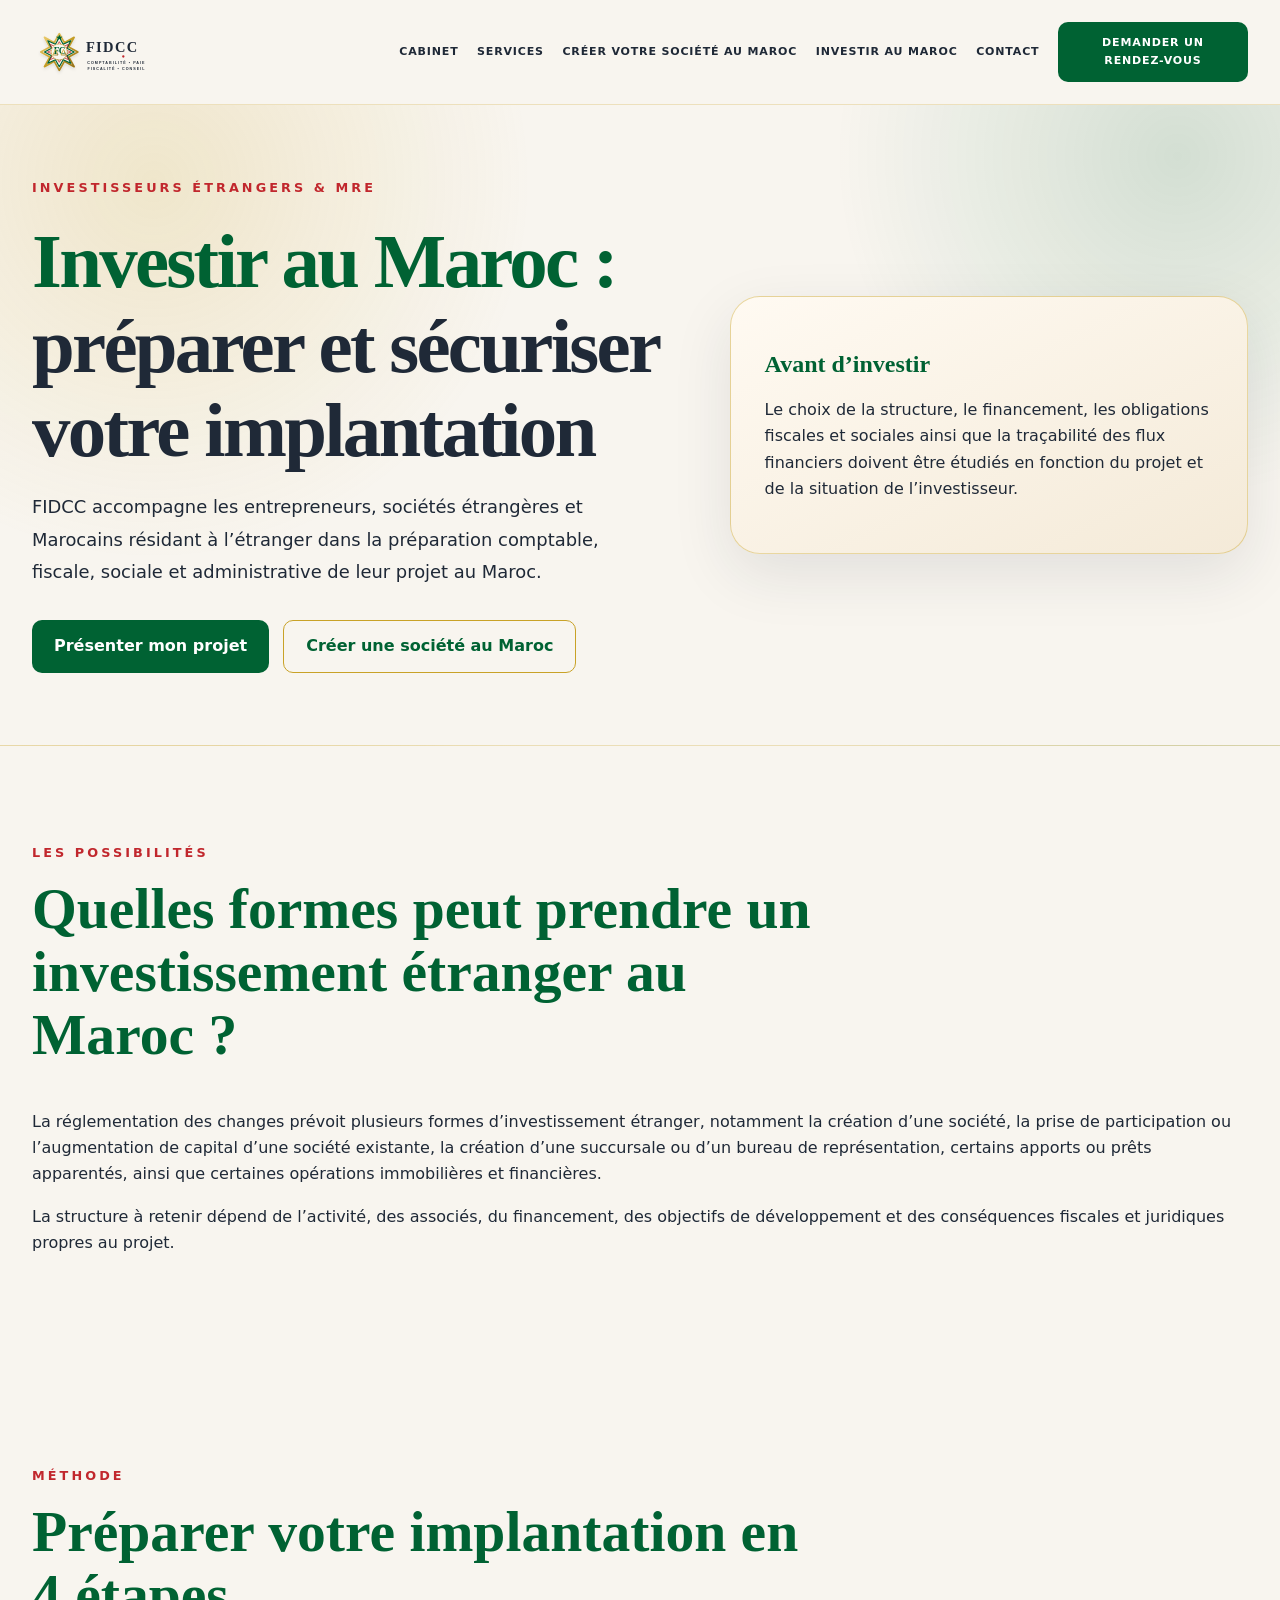
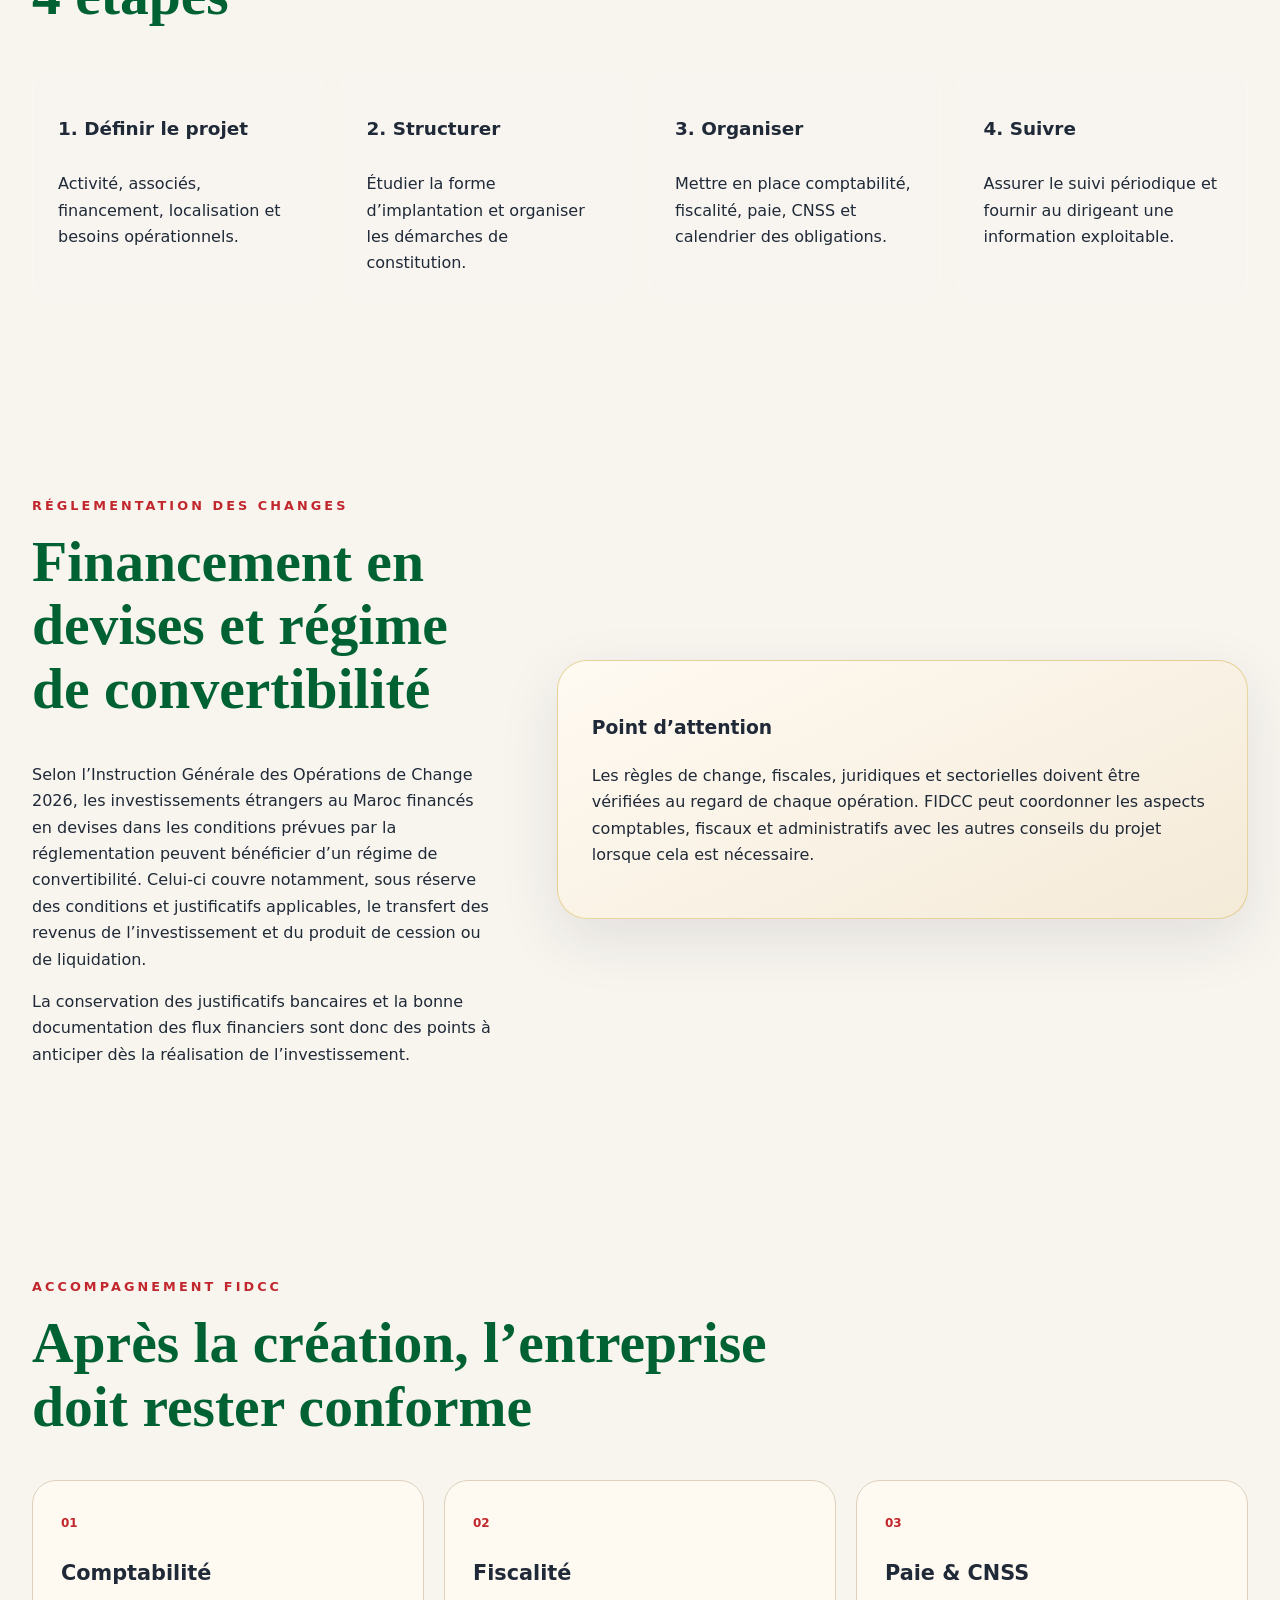
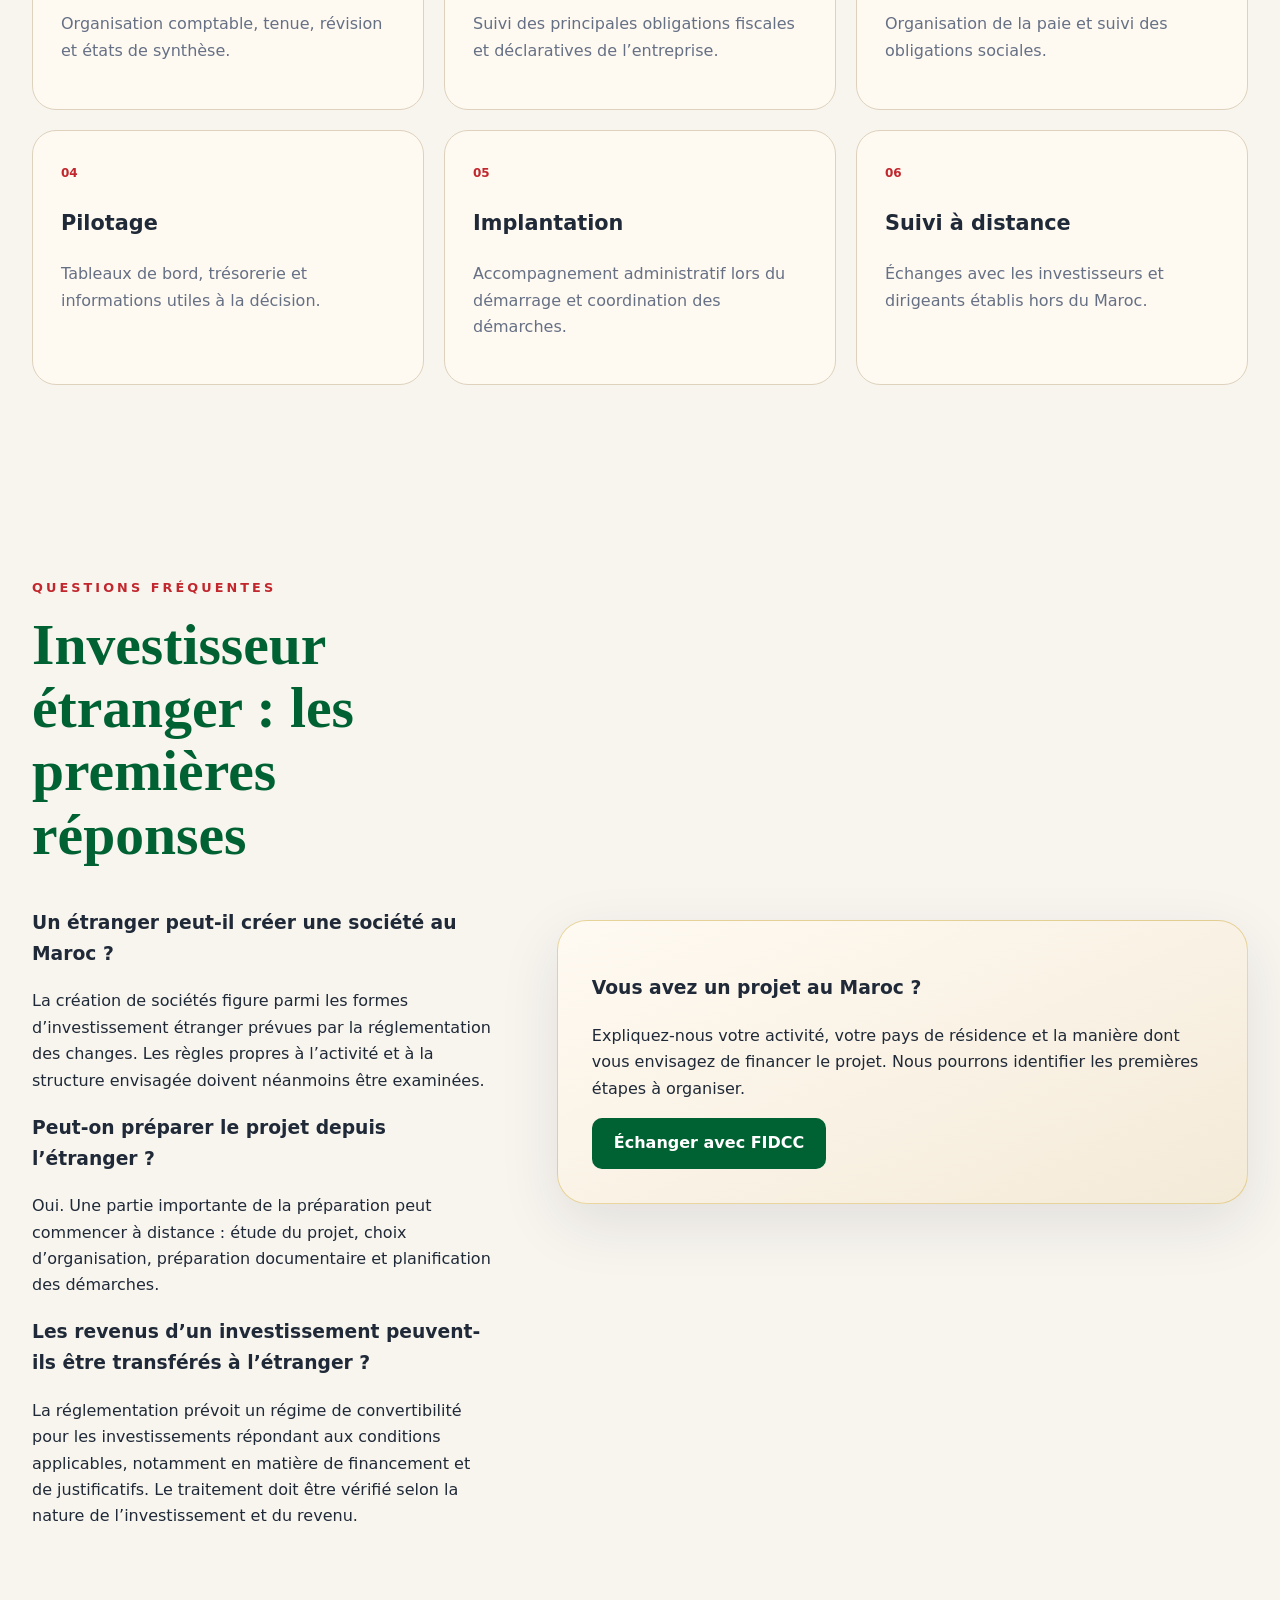
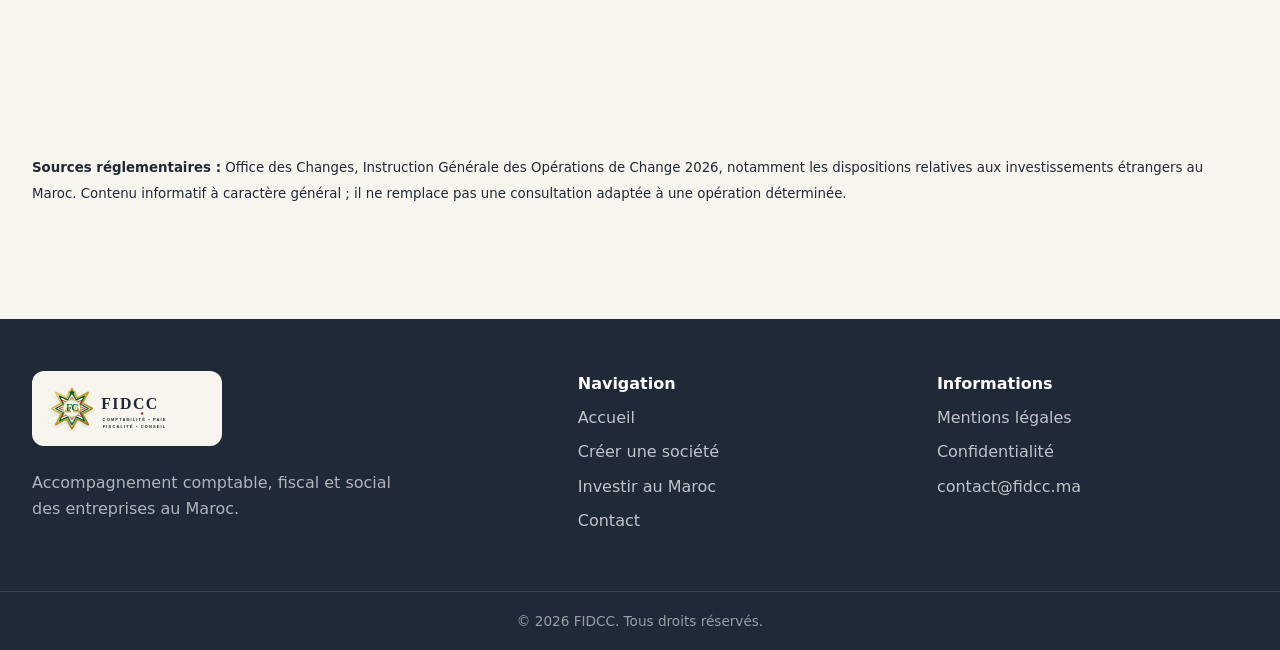
<file: investir-au-maroc.html>
<!doctype html>
<html lang="fr-MA">
<head>
  <meta charset="utf-8">
  <meta name="viewport" content="width=device-width,initial-scale=1">
  <title>Investir au Maroc | Guide investisseur étranger – FIDCC</title>
  <meta name="description" content="Investir au Maroc : création de société, implantation, comptabilité, fiscalité et règles de change. FIDCC accompagne les investisseurs étrangers et MRE.">
  <meta name="robots" content="index,follow">
  <meta name="theme-color" content="#006233">
  <link rel="canonical" href="https://fidcc.ma/investir-au-maroc.html">
  <link rel="icon" href="assets/logo-fidcc.svg?v=2" type="image/svg+xml">
  <link rel="stylesheet" href="assets/styles.css">
  <meta property="og:type" content="article">
  <meta property="og:locale" content="fr_MA">
  <meta property="og:site_name" content="FIDCC">
  <meta property="og:title" content="Investir au Maroc | Guide investisseur étranger – FIDCC">
  <meta property="og:description" content="Préparer une implantation ou un investissement au Maroc avec un accompagnement comptable, fiscal, social et administratif.">
  <meta property="og:url" content="https://fidcc.ma/investir-au-maroc.html">
  <script type="application/ld+json">
  {"@context":"https://schema.org","@type":"WebPage","name":"Investir au Maroc – Guide FIDCC","url":"https://fidcc.ma/investir-au-maroc.html","about":["Investissement étranger au Maroc","Création de société au Maroc","Fiscalité marocaine"],"publisher":{"@type":"AccountingService","name":"FIDCC","url":"https://fidcc.ma/"}}
  </script>
</head>
<body>
<a class="skip-link" href="#contenu">Aller au contenu</a>
<header class="site-header"><div class="container header-inner">
<a class="brand" href="index.html" aria-label="FIDCC — Accueil"><img src="assets/logo-fidcc.svg?v=2" alt="FIDCC" width="230" height="75"></a>
<button class="menu-toggle" type="button" aria-expanded="false" aria-controls="main-nav"><span class="sr-only">Ouvrir le menu</span><span></span><span></span><span></span></button>
<nav id="main-nav" class="main-nav" aria-label="Navigation principale"><a href="index.html#cabinet">Cabinet</a><a href="index.html#services">Services</a><a href="creer-societe-maroc.html">Créer votre société au Maroc</a><a href="investir-au-maroc.html" aria-current="page">Investir au Maroc</a><a href="index.html#contact">Contact</a><a class="nav-cta" href="index.html#contact">Demander un rendez-vous</a></nav>
</div></header>
<main id="contenu">
<section class="hero"><div class="container hero-grid"><div>
<p class="eyebrow">Investisseurs étrangers & MRE</p>
<h1>Investir au Maroc :<br><span>préparer et sécuriser votre implantation</span></h1>
<p class="lead">FIDCC accompagne les entrepreneurs, sociétés étrangères et Marocains résidant à l’étranger dans la préparation comptable, fiscale, sociale et administrative de leur projet au Maroc.</p>
<div class="actions"><a class="btn btn-primary" href="index.html#contact">Présenter mon projet</a><a class="btn btn-secondary" href="creer-societe-maroc.html">Créer une société au Maroc</a></div>
</div><aside class="hero-card"><h2>Avant d’investir</h2><p>Le choix de la structure, le financement, les obligations fiscales et sociales ainsi que la traçabilité des flux financiers doivent être étudiés en fonction du projet et de la situation de l’investisseur.</p></aside></div></section>

<section class="section"><div class="container"><p class="section-kicker">Les possibilités</p><h2>Quelles formes peut prendre un investissement étranger au Maroc ?</h2>
<p>La réglementation des changes prévoit plusieurs formes d’investissement étranger, notamment la création d’une société, la prise de participation ou l’augmentation de capital d’une société existante, la création d’une succursale ou d’un bureau de représentation, certains apports ou prêts apparentés, ainsi que certaines opérations immobilières et financières.</p>
<p>La structure à retenir dépend de l’activité, des associés, du financement, des objectifs de développement et des conséquences fiscales et juridiques propres au projet.</p>
</div></section>

<section class="section"><div class="container"><p class="section-kicker">Méthode</p><h2>Préparer votre implantation en 4 étapes</h2><ol class="method-grid">
<li><strong>1. Définir le projet</strong><br>Activité, associés, financement, localisation et besoins opérationnels.</li>
<li><strong>2. Structurer</strong><br>Étudier la forme d’implantation et organiser les démarches de constitution.</li>
<li><strong>3. Organiser</strong><br>Mettre en place comptabilité, fiscalité, paie, CNSS et calendrier des obligations.</li>
<li><strong>4. Suivre</strong><br>Assurer le suivi périodique et fournir au dirigeant une information exploitable.</li>
</ol></div></section>

<section class="section"><div class="container two-col"><div>
<p class="section-kicker">Réglementation des changes</p><h2>Financement en devises et régime de convertibilité</h2>
<p>Selon l’Instruction Générale des Opérations de Change 2026, les investissements étrangers au Maroc financés en devises dans les conditions prévues par la réglementation peuvent bénéficier d’un régime de convertibilité. Celui-ci couvre notamment, sous réserve des conditions et justificatifs applicables, le transfert des revenus de l’investissement et du produit de cession ou de liquidation.</p>
<p>La conservation des justificatifs bancaires et la bonne documentation des flux financiers sont donc des points à anticiper dès la réalisation de l’investissement.</p>
</div><div class="hero-card"><h3>Point d’attention</h3><p>Les règles de change, fiscales, juridiques et sectorielles doivent être vérifiées au regard de chaque opération. FIDCC peut coordonner les aspects comptables, fiscaux et administratifs avec les autres conseils du projet lorsque cela est nécessaire.</p></div></div></section>

<section class="section"><div class="container"><p class="section-kicker">Accompagnement FIDCC</p><h2>Après la création, l’entreprise doit rester conforme</h2><div class="service-grid">
<article><span>01</span><h3>Comptabilité</h3><p>Organisation comptable, tenue, révision et états de synthèse.</p></article>
<article><span>02</span><h3>Fiscalité</h3><p>Suivi des principales obligations fiscales et déclaratives de l’entreprise.</p></article>
<article><span>03</span><h3>Paie & CNSS</h3><p>Organisation de la paie et suivi des obligations sociales.</p></article>
<article><span>04</span><h3>Pilotage</h3><p>Tableaux de bord, trésorerie et informations utiles à la décision.</p></article>
<article><span>05</span><h3>Implantation</h3><p>Accompagnement administratif lors du démarrage et coordination des démarches.</p></article>
<article><span>06</span><h3>Suivi à distance</h3><p>Échanges avec les investisseurs et dirigeants établis hors du Maroc.</p></article>
</div></div></section>

<section class="section"><div class="container two-col"><div>
<p class="section-kicker">Questions fréquentes</p><h2>Investisseur étranger : les premières réponses</h2>
<h3>Un étranger peut-il créer une société au Maroc ?</h3><p>La création de sociétés figure parmi les formes d’investissement étranger prévues par la réglementation des changes. Les règles propres à l’activité et à la structure envisagée doivent néanmoins être examinées.</p>
<h3>Peut-on préparer le projet depuis l’étranger ?</h3><p>Oui. Une partie importante de la préparation peut commencer à distance : étude du projet, choix d’organisation, préparation documentaire et planification des démarches.</p>
<h3>Les revenus d’un investissement peuvent-ils être transférés à l’étranger ?</h3><p>La réglementation prévoit un régime de convertibilité pour les investissements répondant aux conditions applicables, notamment en matière de financement et de justificatifs. Le traitement doit être vérifié selon la nature de l’investissement et du revenu.</p>
</div><div class="hero-card"><h3>Vous avez un projet au Maroc ?</h3><p>Expliquez-nous votre activité, votre pays de résidence et la manière dont vous envisagez de financer le projet. Nous pourrons identifier les premières étapes à organiser.</p><a class="btn btn-primary" href="index.html#contact">Échanger avec FIDCC</a></div></div></section>

<section class="section"><div class="container"><p><small><strong>Sources réglementaires :</strong> Office des Changes, Instruction Générale des Opérations de Change 2026, notamment les dispositions relatives aux investissements étrangers au Maroc. Contenu informatif à caractère général ; il ne remplace pas une consultation adaptée à une opération déterminée.</small></p></div></section>
</main>
<footer><div class="container footer-grid"><div><img src="assets/logo-fidcc.svg?v=2" alt="FIDCC" width="220" height="72"><p>Accompagnement comptable, fiscal et social des entreprises au Maroc.</p></div><div><strong>Navigation</strong><a href="index.html">Accueil</a><a href="creer-societe-maroc.html">Créer une société</a><a href="investir-au-maroc.html">Investir au Maroc</a><a href="index.html#contact">Contact</a></div><div><strong>Informations</strong><a href="mentions-legales.html">Mentions légales</a><a href="confidentialite.html">Confidentialité</a><a href="mailto:contact@fidcc.ma">contact@fidcc.ma</a></div></div><div class="copyright">© <span id="year"></span> FIDCC. Tous droits réservés.</div></footer>
<script src="assets/app.js" defer></script>
</body></html>
</file>
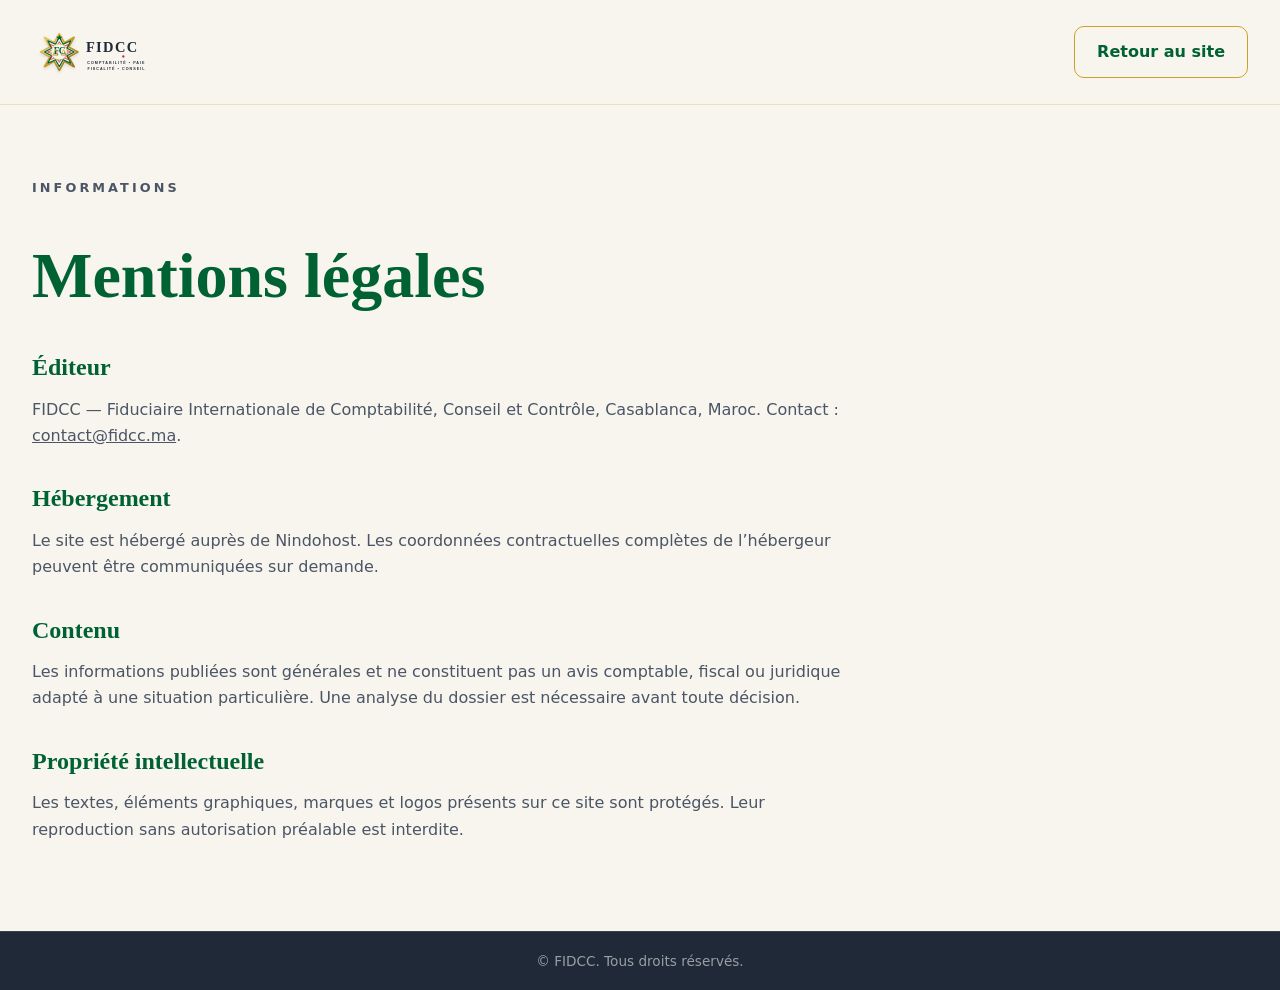
<file: mentions-legales.html>
<!doctype html><html lang="fr-MA"><head><meta charset="utf-8"><meta name="viewport" content="width=device-width,initial-scale=1"><title>Mentions légales | FIDCC</title><meta name="robots" content="noindex"><link rel="icon" href="assets/logo-fidcc.svg?v=2" type="image/svg+xml"><link rel="stylesheet" href="assets/styles.css"></head><body><header class="site-header"><div class="container header-inner"><a class="brand" href="index.html"><img src="assets/logo-fidcc.svg?v=2" alt="FIDCC" width="230" height="75"></a><a class="btn btn-secondary" href="index.html">Retour au site</a></div></header><main class="legal-page"><div class="container"><p class="section-kicker">Informations</p><h1>Mentions légales</h1><h2>Éditeur</h2><p>FIDCC — Fiduciaire Internationale de Comptabilité, Conseil et Contrôle, Casablanca, Maroc. Contact : <a href="mailto:contact@fidcc.ma">contact@fidcc.ma</a>.</p><h2>Hébergement</h2><p>Le site est hébergé auprès de Nindohost. Les coordonnées contractuelles complètes de l’hébergeur peuvent être communiquées sur demande.</p><h2>Contenu</h2><p>Les informations publiées sont générales et ne constituent pas un avis comptable, fiscal ou juridique adapté à une situation particulière. Une analyse du dossier est nécessaire avant toute décision.</p><h2>Propriété intellectuelle</h2><p>Les textes, éléments graphiques, marques et logos présents sur ce site sont protégés. Leur reproduction sans autorisation préalable est interdite.</p></div></main><footer><div class="copyright">© FIDCC. Tous droits réservés.</div></footer></body></html>
</file>
<file: assets/styles.css>
:root{--green:#006233;--green-dark:#004b28;--gold:#c9a227;--red:#c1272d;--ink:#1f2937;--slate:#667085;--ivory:#f8f5ef;--cream:#fffaf2;--border:#ded2bd;--shadow:0 20px 60px rgba(31,41,55,.1)}*{box-sizing:border-box}html{scroll-behavior:smooth;scroll-padding-top:96px}body{margin:0;background:var(--ivory);color:var(--ink);font:16px/1.65 Inter,Montserrat,system-ui,-apple-system,"Segoe UI",sans-serif}a{color:inherit}img{max-width:100%;height:auto}.container{width:min(1180px,calc(100% - 32px));margin:auto}.skip-link{position:fixed;left:16px;top:-80px;z-index:100;background:#fff;padding:12px 18px}.skip-link:focus{top:16px}.sr-only{position:absolute;width:1px;height:1px;overflow:hidden;clip:rect(0,0,0,0)}.site-header{position:sticky;top:0;z-index:50;border-bottom:1px solid rgba(201,162,39,.25);background:rgba(248,245,239,.96);backdrop-filter:blur(14px)}.header-inner{height:94px;display:flex;align-items:center;justify-content:space-between}.brand img{display:block;width:210px}.main-nav{display:flex;align-items:center;gap:28px}.main-nav a{text-decoration:none;font-size:.82rem;font-weight:800;text-transform:uppercase;letter-spacing:.1em}.main-nav a:hover,.main-nav a:focus-visible{color:var(--green)}.nav-cta{padding:12px 18px;border-radius:10px;background:var(--green);color:#fff!important}.menu-toggle{display:none;width:48px;height:48px;border:1px solid var(--border);background:#fff;border-radius:12px;padding:11px}.menu-toggle span:not(.sr-only){display:block;height:2px;margin:5px 0;background:var(--ink)}.hero{overflow:hidden;border-bottom:1px solid rgba(201,162,39,.28);background:radial-gradient(circle at 12% 12%,rgba(201,162,39,.18),transparent 30%),radial-gradient(circle at 92% 8%,rgba(0,98,51,.15),transparent 26%)}.hero-grid{min-height:620px;display:grid;grid-template-columns:1.1fr .9fr;gap:64px;align-items:center;padding-block:72px}.eyebrow,.section-kicker{margin:0;color:var(--red);font-size:.8rem;font-weight:900;text-transform:uppercase;letter-spacing:.24em}.hero h1,h2{font-family:Georgia,"Times New Roman",serif;color:var(--green);line-height:1.1}.hero h1{margin:22px 0 0;font-size:clamp(2.8rem,6vw,5.2rem);letter-spacing:-.035em}.hero h1 span{color:var(--ink)}.lead{font-size:1.12rem;line-height:1.8}.compact{max-width:680px}.actions{display:flex;flex-wrap:wrap;gap:14px;margin-top:32px}.btn{display:inline-flex;min-height:48px;align-items:center;justify-content:center;border:0;border-radius:10px;padding:12px 22px;font:inherit;font-weight:800;text-decoration:none;cursor:pointer}.btn:focus-visible,a:focus-visible,input:focus-visible,textarea:focus-visible,button:focus-visible{outline:3px solid var(--gold);outline-offset:3px}.btn-primary{background:var(--green);color:#fff}.btn-primary:hover{background:var(--green-dark)}.btn-secondary{border:1px solid var(--gold);background:transparent;color:var(--green)}.hero-card{border:1px solid rgba(201,162,39,.4);border-radius:30px;padding:34px;background:linear-gradient(155deg,#fffaf2,#f4ead8);box-shadow:var(--shadow)}.hero-card ul{margin:24px 0 0;padding:0;list-style:none}.hero-card li{padding:14px 0 14px 30px;border-top:1px solid var(--border);position:relative;font-weight:700}.hero-card li:before{content:"✓";position:absolute;left:0;color:var(--green)}.section{padding:96px 0}.section h2{max-width:800px;margin:14px 0 42px;font-size:clamp(2.2rem,4.5vw,3.6rem)}.service-grid{display:grid;grid-template-columns:repeat(3,1fr);gap:20px}.service-grid article{min-height:230px;padding:28px;border:1px solid var(--border);border-radius:24px;background:rgba(255,250,242,.9);transition:.25s}.service-grid article:hover{transform:translateY(-4px);border-color:var(--gold);box-shadow:var(--shadow)}.service-grid article span{color:var(--red);font-size:.75rem;font-weight:900}.service-grid h3{font-size:1.3rem}.service-grid p{color:var(--slate)}.cabinet-section{border-block:1px solid rgba(201,162,39,.23);background:repeating-linear-gradient(45deg,rgba(201,162,39,.07) 0 1px,transparent 1px 25px),var(--cream)}.two-col{display:grid;grid-template-columns:.8fr 1.2fr;gap:64px;align-items:center}.identity-card{display:grid;place-content:center;min-height:330px;border-radius:32px;background:linear-gradient(150deg,var(--green),var(--green-dark),var(--ink));color:#fff;text-align:center;box-shadow:var(--shadow)}.identity-card strong{font:700 clamp(3.5rem,7vw,6rem)/1 Georgia,serif;color:var(--gold)}.identity-card p{letter-spacing:.12em;text-transform:uppercase}.method-section{background:var(--green);color:#fff}.method-section h2{color:#fff}.light{color:#e3c461}.method-grid{display:grid;grid-template-columns:repeat(4,1fr);gap:18px;margin:0;padding:0;list-style:none}.method-grid li{display:flex;min-height:210px;flex-direction:column;padding:25px;border:1px solid rgba(255,255,255,.2);border-radius:22px;background:rgba(255,255,255,.07)}.method-grid b{color:var(--gold);font-size:2rem}.method-grid strong{margin-top:20px;font-size:1.15rem}.method-grid span{margin-top:10px;color:rgba(255,255,255,.78)}.contact-grid{display:grid;grid-template-columns:.9fr 1.1fr;gap:64px}.contact-card{display:flex;flex-direction:column;gap:6px;margin-top:32px;padding:24px;border-left:4px solid var(--gold);background:#fff}.contact-card a{color:var(--green);font-weight:700}.contact-card span{color:var(--slate)}form{padding:30px;border:1px solid var(--border);border-radius:28px;background:var(--cream);box-shadow:var(--shadow)}.field{margin-bottom:18px}.field label{display:block;margin-bottom:6px;font-weight:800}.field input,.field textarea{width:100%;border:1px solid #b8bfc8;border-radius:11px;background:#fff;padding:13px 14px;font:inherit}.field textarea{min-height:150px;resize:vertical}.consent{display:flex;align-items:flex-start;gap:10px;margin:10px 0 20px;font-size:.9rem;color:var(--slate)}.consent input{margin-top:5px}.consent a{color:var(--green)}.trap{position:absolute;left:-9999px}.submit-btn[disabled]{opacity:.6;cursor:wait}.form-status{min-height:25px;margin:14px 0 0;font-weight:700}.form-status.success{color:var(--green)}.form-status.error{color:#9f1f24}footer{background:var(--ink);color:#fff}.footer-grid{display:grid;grid-template-columns:1.6fr 1fr 1fr;gap:48px;padding-block:52px}.footer-grid img{width:190px;border-radius:12px;background:var(--ivory);padding:10px}.footer-grid p{max-width:360px;color:rgba(255,255,255,.65)}.footer-grid div{display:flex;flex-direction:column;align-items:flex-start;gap:8px}.footer-grid a{color:rgba(255,255,255,.72);text-decoration:none}.footer-grid a:hover{text-decoration:underline}.copyright{border-top:1px solid rgba(255,255,255,.12);padding:18px;text-align:center;color:rgba(255,255,255,.55);font-size:.85rem}.legal-page{min-height:70vh;padding:72px 0}.legal-page h1{font:700 clamp(2.4rem,5vw,4rem)/1.1 Georgia,serif;color:var(--green)}.legal-page h2{margin:36px 0 10px;font-size:1.5rem}.legal-page p,.legal-page li{max-width:820px;color:#4a5565}@media(max-width:900px){.menu-toggle{display:block}.main-nav{display:none;position:absolute;left:16px;right:16px;top:82px;flex-direction:column;align-items:stretch;gap:0;padding:14px;border:1px solid var(--border);border-radius:16px;background:var(--cream);box-shadow:var(--shadow)}.main-nav.open{display:flex}.main-nav a{padding:13px}.hero-grid,.two-col,.contact-grid{grid-template-columns:1fr}.hero-grid{gap:38px}.service-grid{grid-template-columns:repeat(2,1fr)}.method-grid{grid-template-columns:repeat(2,1fr)}}@media(max-width:580px){.header-inner{height:80px}.brand img{width:165px}.section{padding:70px 0}.hero-grid{min-height:auto;padding-block:55px}.hero h1{font-size:2.75rem}.service-grid,.method-grid,.footer-grid{grid-template-columns:1fr}.service-grid article,.method-grid li{min-height:auto}.hero-card,form{padding:22px}.footer-grid{gap:30px}}@media(prefers-reduced-motion:reduce){html{scroll-behavior:auto}*,*:before,*:after{transition:none!important}}


/* Page Créer votre société au Maroc — hero compact */
body:has(link[rel="canonical"][href="https://fidcc.ma/creer-societe-maroc.html"]) .hero-grid{
  min-height:auto;
  padding-block:64px 72px;
  grid-template-columns:minmax(0,1.12fr) minmax(360px,.88fr);
  gap:64px;
  align-items:center;
}
body:has(link[rel="canonical"][href="https://fidcc.ma/creer-societe-maroc.html"]) .hero h1{
  font-size:clamp(3rem,5vw,5.25rem);
  line-height:.98;
  max-width:850px;
  margin-bottom:26px;
}
body:has(link[rel="canonical"][href="https://fidcc.ma/creer-societe-maroc.html"]) .hero .lead{
  max-width:760px;
  font-size:1.12rem;
  line-height:1.75;
}
body:has(link[rel="canonical"][href="https://fidcc.ma/creer-societe-maroc.html"]) .hero .actions{
  margin-top:28px;
}
body:has(link[rel="canonical"][href="https://fidcc.ma/creer-societe-maroc.html"]) .hero-card{
  align-self:center;
}
@media(max-width:900px){
  body:has(link[rel="canonical"][href="https://fidcc.ma/creer-societe-maroc.html"]) .hero-grid{
    grid-template-columns:1fr;
    gap:34px;
    padding-block:48px 56px;
  }
  body:has(link[rel="canonical"][href="https://fidcc.ma/creer-societe-maroc.html"]) .hero h1{
    font-size:clamp(2.7rem,10vw,4.3rem);
  }
}


/* Accueil — navigation et hero optimisés pour écrans desktop */
@media(min-width:901px){
  .container{width:min(1440px,calc(100% - 64px))}
  .header-inner{height:104px;gap:28px}
  .brand{flex:0 0 155px}
  .brand img{width:155px}
  .main-nav{flex:1;justify-content:flex-end;gap:clamp(14px,1.45vw,26px)}
  .main-nav a{font-size:clamp(.69rem,.78vw,.82rem);letter-spacing:.075em;white-space:nowrap}
  .main-nav .nav-cta{white-space:normal;max-width:190px;text-align:center;padding:12px 16px}
  body:has(link[rel="canonical"][href="https://fidcc.ma/"]) .hero-grid{
    min-height:590px;
    grid-template-columns:minmax(0,1fr) minmax(420px,.82fr);
    gap:72px;
    padding-block:62px 70px;
  }
  body:has(link[rel="canonical"][href="https://fidcc.ma/"]) .hero h1{
    max-width:780px;
    font-size:clamp(3.25rem,4.8vw,5.25rem);
    line-height:1.02;
  }
  body:has(link[rel="canonical"][href="https://fidcc.ma/"]) .hero-card{max-width:560px;justify-self:end}
}


/* Accueil — hero final : lisibilité et équilibre */
@media(min-width:901px){
  body:has(link[rel="canonical"][href="https://fidcc.ma/"]) .hero-grid{
    grid-template-columns:minmax(0,1.08fr) minmax(400px,.92fr);
    gap:56px;
    min-height:560px;
    padding-block:54px 62px;
  }
  body:has(link[rel="canonical"][href="https://fidcc.ma/"]) .hero h1{
    max-width:820px;
    font-size:clamp(3rem,4.15vw,4.55rem);
    line-height:1.03;
    margin-top:18px;
  }
  body:has(link[rel="canonical"][href="https://fidcc.ma/"]) .hero .lead{
    max-width:790px;
    font-size:1.08rem;
    line-height:1.72;
  }
  body:has(link[rel="canonical"][href="https://fidcc.ma/"]) .hero-card{
    width:100%;
    max-width:540px;
    padding:30px;
  }
}


/* Accueil — hero compact : contenu essentiel visible dès le premier écran */
@media(min-width:901px){
  body:has(link[rel="canonical"][href="https://fidcc.ma/"]) .hero-grid{
    min-height:auto;
    grid-template-columns:minmax(0,1.03fr) minmax(390px,.97fr);
    gap:54px;
    padding-block:44px 52px;
  }
  body:has(link[rel="canonical"][href="https://fidcc.ma/"]) .hero h1{
    max-width:760px;
    font-size:clamp(2.8rem,3.55vw,3.95rem);
    line-height:1.02;
    margin-top:14px;
  }
  body:has(link[rel="canonical"][href="https://fidcc.ma/"]) .hero .lead{
    max-width:760px;
    margin-top:22px;
    font-size:1.04rem;
    line-height:1.62;
  }
  body:has(link[rel="canonical"][href="https://fidcc.ma/"]) .hero .actions{margin-top:24px}
  body:has(link[rel="canonical"][href="https://fidcc.ma/"]) .hero-card{
    max-width:520px;
    padding:26px 30px;
  }
  body:has(link[rel="canonical"][href="https://fidcc.ma/"]) .hero-card img{
    max-height:150px;
    object-fit:contain;
  }
  body:has(link[rel="canonical"][href="https://fidcc.ma/"]) .hero-card ul{margin-top:18px}
  body:has(link[rel="canonical"][href="https://fidcc.ma/"]) .hero-card li{padding-block:11px}
}


/* Accueil — correction finale du H1 desktop */
@media(min-width:901px){
  body:has(link[rel="canonical"][href="https://fidcc.ma/"]) .hero h1{
    max-width:880px;
    font-size:clamp(2.55rem,3vw,3.35rem);
    line-height:1.06;
    letter-spacing:-.025em;
  }
  body:has(link[rel="canonical"][href="https://fidcc.ma/"]) .hero-grid{
    grid-template-columns:minmax(0,1.12fr) minmax(390px,.88fr);
  }
}


/* Accueil — override robuste sans :has() */
@media(min-width:901px){
  #accueil .hero-grid{
    min-height:auto;
    grid-template-columns:minmax(0,1.08fr) minmax(390px,.92fr);
    gap:48px;
    padding-block:44px 52px;
  }
  #accueil h1{
    max-width:820px;
    margin:14px 0 0;
    font-size:clamp(2.45rem,3vw,3.35rem);
    line-height:1.06;
    letter-spacing:-.025em;
  }
  #accueil .lead{
    max-width:760px;
    margin-top:20px;
    font-size:1.04rem;
    line-height:1.62;
  }
  #accueil .actions{margin-top:22px}
  #accueil .hero-card{
    width:100%;
    max-width:520px;
    justify-self:end;
    padding:26px 30px;
  }
  #accueil .hero-card img{max-height:145px;object-fit:contain}
  #accueil .hero-card ul{margin-top:18px}
  #accueil .hero-card li{padding-block:11px}
}
</file>
